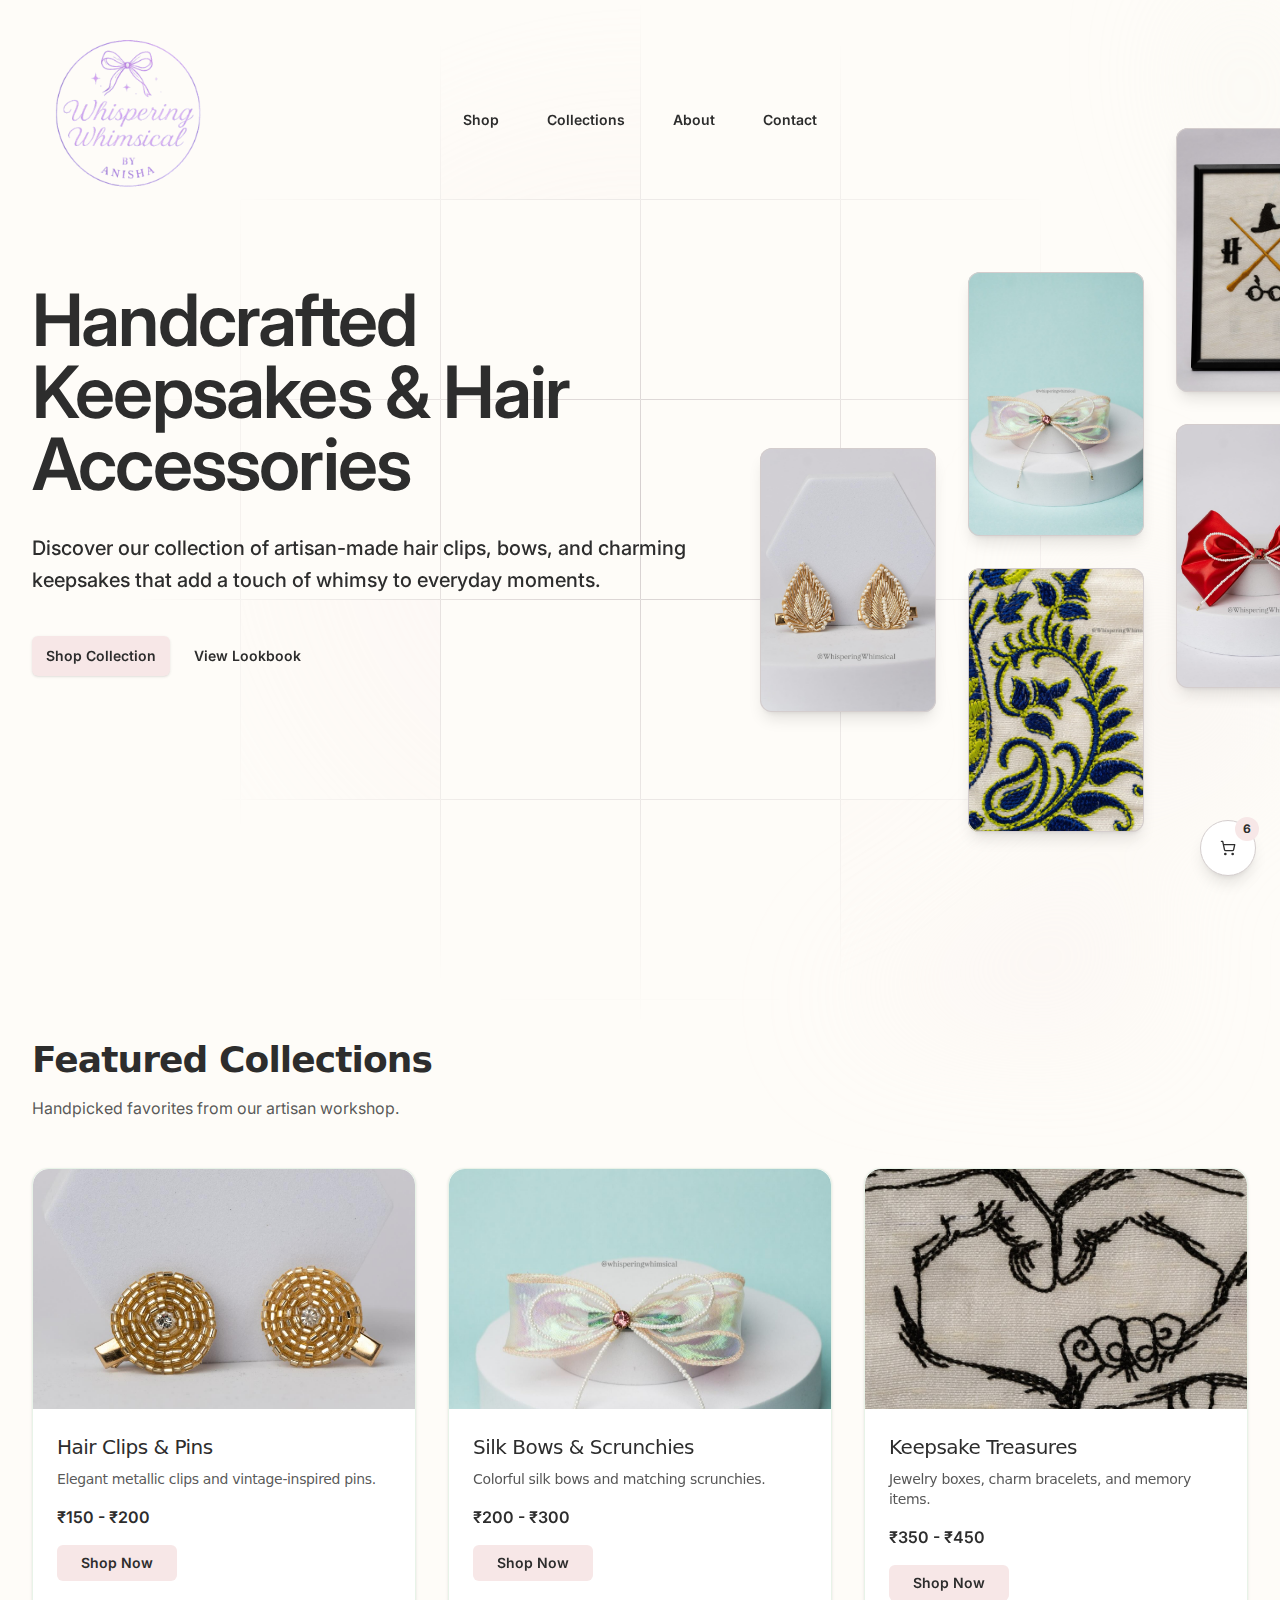
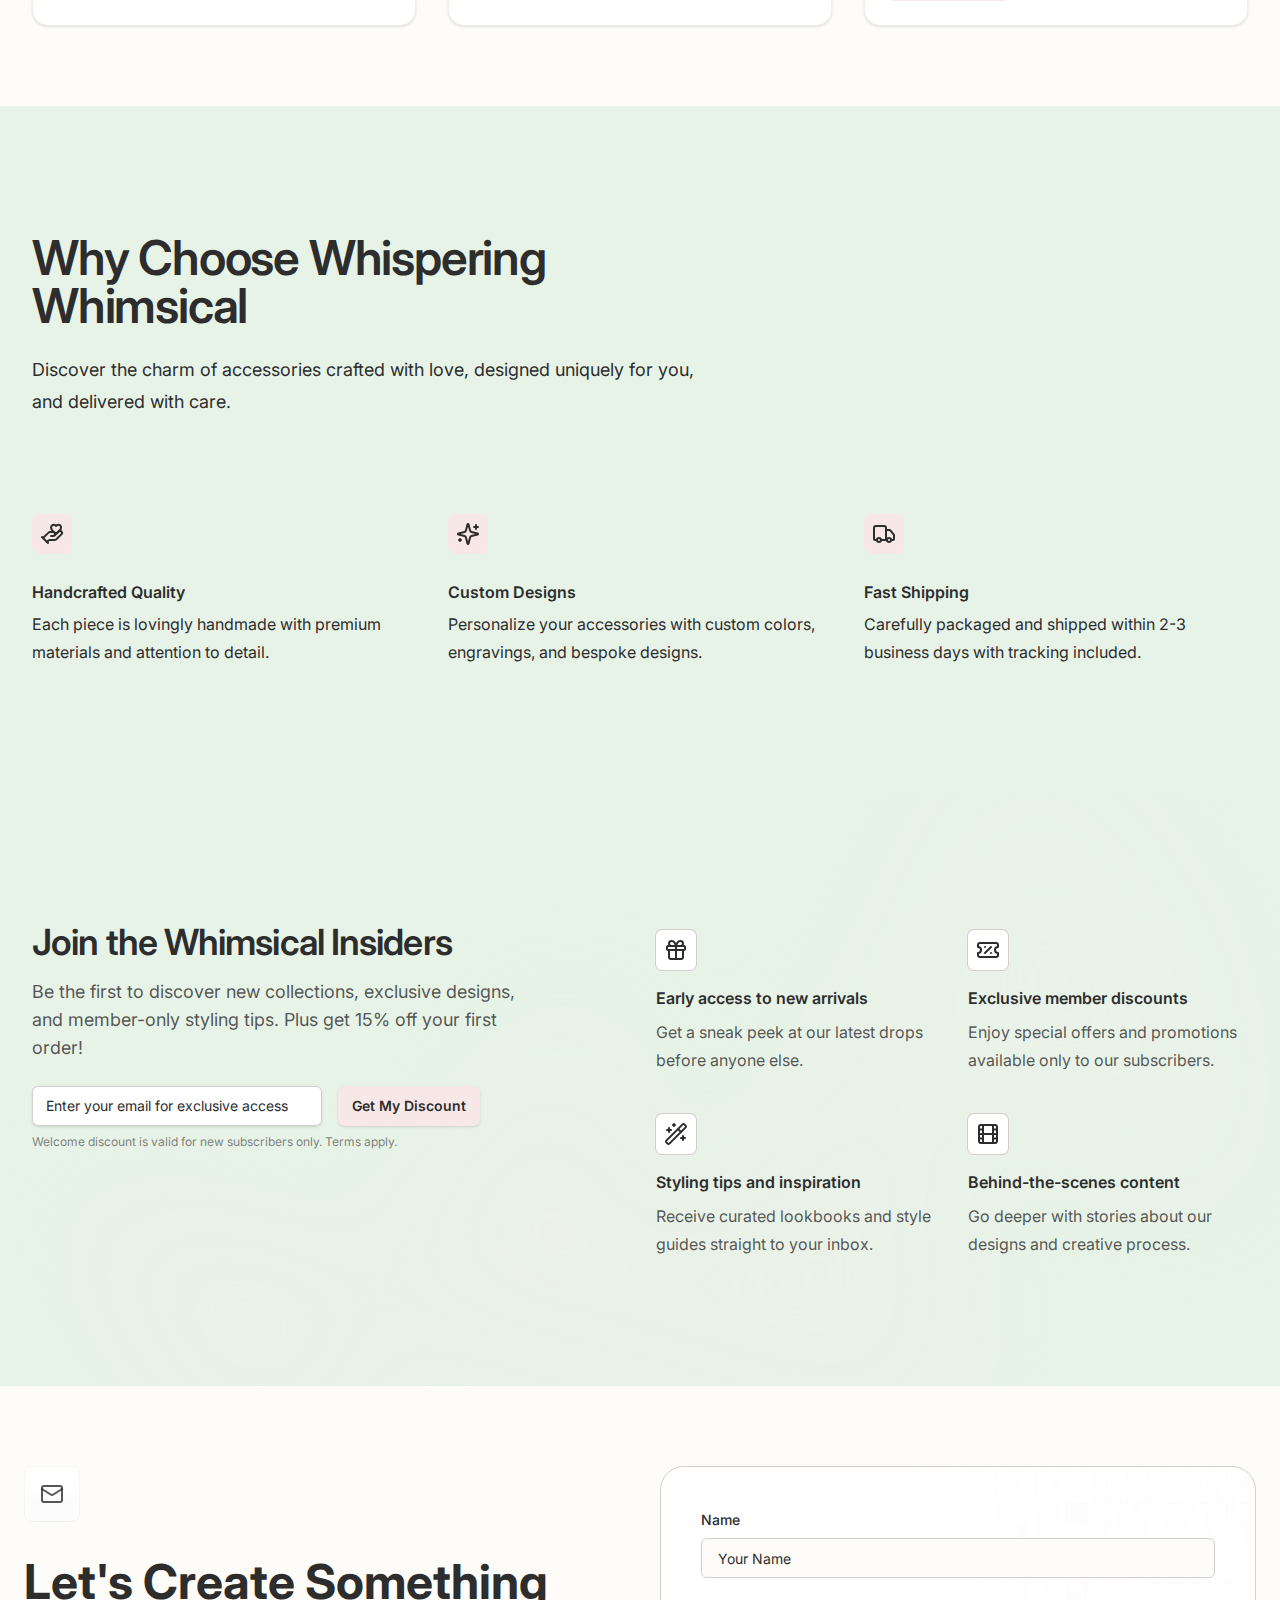
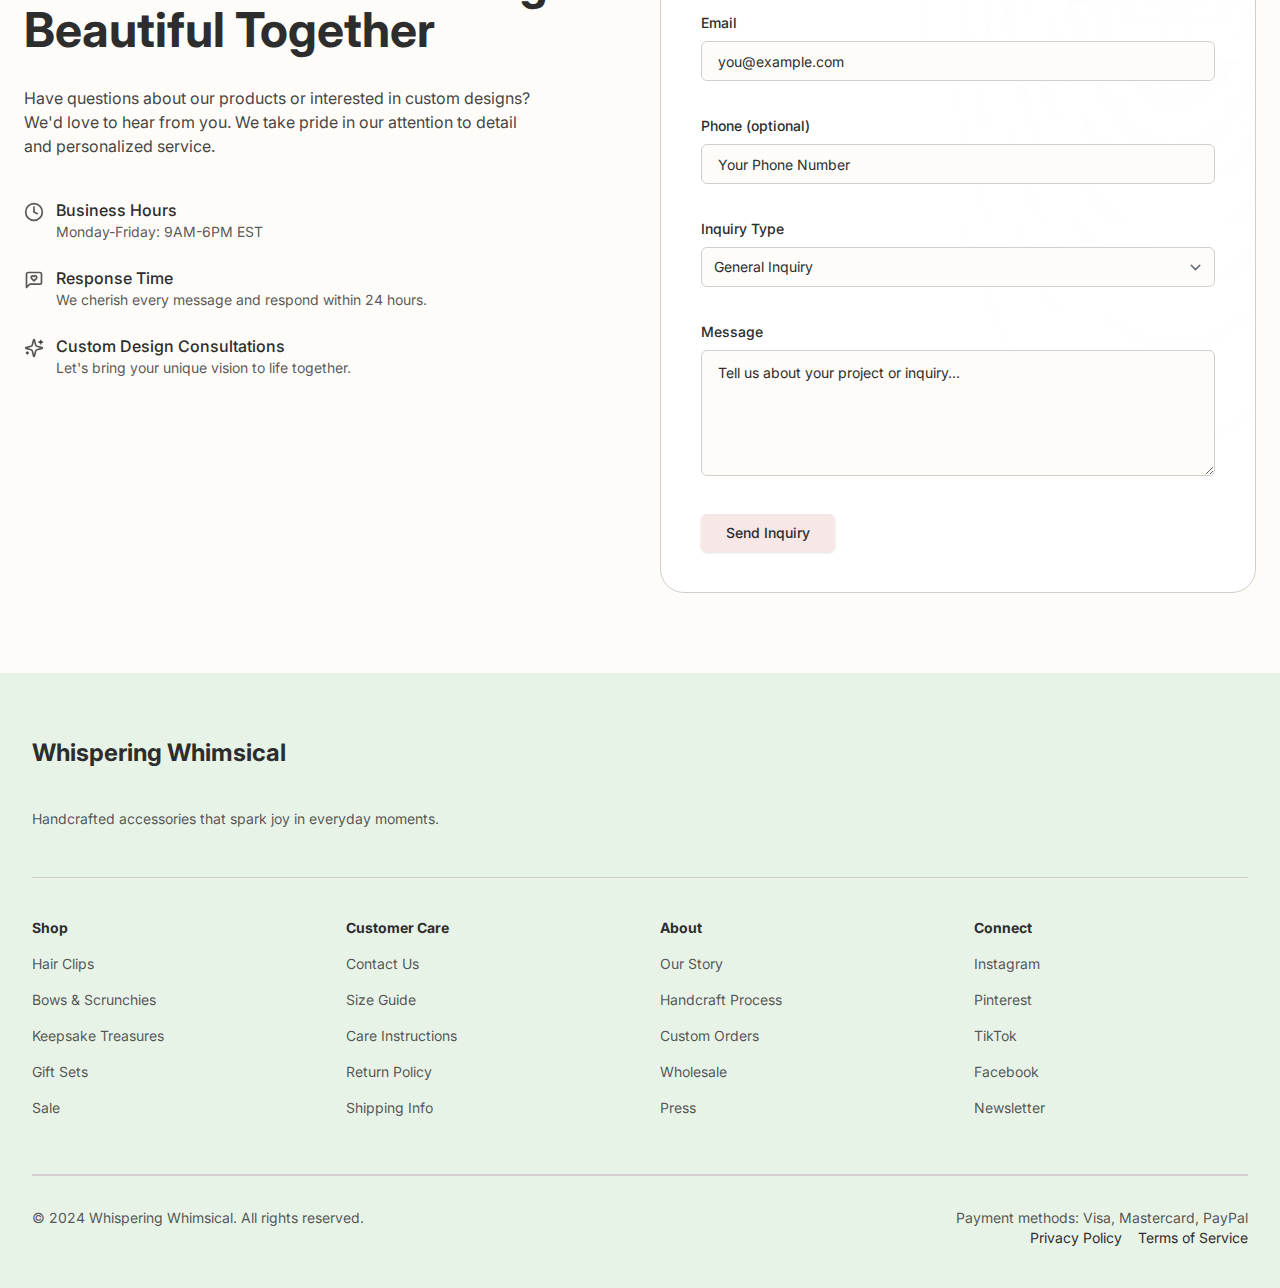
<file: index.html>
<!DOCTYPE html><html lang="en"><head><meta charSet="utf-8"/><meta name="viewport" content="width=device-width, initial-scale=1"/><link rel="preload" as="image" href="Logos/Whispering_Whimsical-logo (2).png"/><link rel="preload" as="image" href="/hairCLips/3661091468095237944.jpg"/><link rel="preload" as="image" href="/bows/3659152853421114346.jpg"/><link rel="preload" as="image" href="/KeepSakes/aweosmeEmbroidery.jpg"/><link rel="preload" as="image" href="KeepSakes/harrypotterframe.jpg"/><link rel="preload" as="image" href="/bows/redbow.jpg"/><link rel="stylesheet" href="/_next/static/css/5af4f8fffeaf72d9.css" data-precedence="next"/><link rel="preload" as="script" fetchPriority="low" href="/_next/static/chunks/webpack-17511e0cf03c1dd1.js"/><script src="/_next/static/chunks/4bd1b696-cf1b93004e6a0840.js" async=""></script><script src="/_next/static/chunks/684-47a9db7dc8e463ee.js" async=""></script><script src="/_next/static/chunks/main-app-955ec4f9797086c8.js" async=""></script><script src="/_next/static/chunks/972-9d8a92caf2db1d80.js" async=""></script><script src="/_next/static/chunks/app/page-39d5d5f29d4d3559.js" async=""></script><script src="/_next/static/chunks/app/global-error-8a70a28674e8540a.js" async=""></script><title>Whispering Whimsical</title><meta name="description" content="By mystic Anisha"/><link rel="manifest" href="/logos-optimized/manifest.json"/><meta name="mobile-web-app-capable" content="yes"/><meta name="apple-mobile-web-app-status-bar-style" content="default"/><link rel="icon" href="/favicon.ico" type="image/x-icon" sizes="16x16"/><link rel="icon" href="/logos-optimized/favicon.ico"/><link rel="apple-touch-icon" href="/logos-optimized/apple-icon-57x57.png" sizes="57x57"/><link rel="apple-touch-icon" href="/logos-optimized/apple-icon-60x60.png" sizes="60x60"/><link rel="apple-touch-icon" href="/logos-optimized/apple-icon-72x72.png" sizes="72x72"/><link rel="apple-touch-icon" href="/logos-optimized/apple-icon-76x76.png" sizes="76x76"/><link rel="apple-touch-icon" href="/logos-optimized/apple-icon-114x114.png" sizes="114x114"/><link rel="apple-touch-icon" href="/logos-optimized/apple-icon-120x120.png" sizes="120x120"/><link rel="apple-touch-icon" href="/logos-optimized/apple-icon-144x144.png" sizes="144x144"/><link rel="apple-touch-icon" href="/logos-optimized/apple-icon-152x152.png" sizes="152x152"/><link rel="apple-touch-icon" href="/logos-optimized/apple-icon-180x180.png" sizes="180x180"/><link rel="icon" href="/logos-optimized/android-icon-192x192.png" sizes="192x192" type="image/png"/><link rel="icon" href="/logos-optimized/favicon-32x32.png" sizes="32x32" type="image/png"/><link rel="icon" href="/logos-optimized/favicon-96x96.png" sizes="96x96" type="image/png"/><link rel="icon" href="/logos-optimized/favicon-16x16.png" sizes="16x16" type="image/png"/><script>document.querySelectorAll('body link[rel="icon"], body link[rel="apple-touch-icon"]').forEach(el => document.head.appendChild(el))</script><script src="/_next/static/chunks/polyfills-42372ed130431b0a.js" noModule=""></script></head><body class="antialiased"><div hidden=""><!--$--><!--/$--></div><button data-slot="button" class="inline-flex items-center justify-center gap-2 whitespace-nowrap text-sm font-medium disabled:pointer-events-none disabled:opacity-50 [&amp;_svg]:pointer-events-none [&amp;_svg:not([class*=&#x27;size-&#x27;])]:size-4 shrink-0 [&amp;_svg]:shrink-0 outline-none focus-visible:border-ring focus-visible:ring-ring/50 focus-visible:ring-[3px] aria-invalid:ring-destructive/20 dark:aria-invalid:ring-destructive/40 aria-invalid:border-destructive border hover:bg-accent hover:text-accent-foreground dark:bg-input/30 dark:border-input dark:hover:bg-input/50 size-9 fixed bottom-6 right-6 z-50 rounded-full h-14 w-14 bg-card shadow-lg hover:scale-105 active:scale-95 transition-transform duration-200 ease-in-out" aria-label="Open shopping cart with 6 items"><svg xmlns="http://www.w3.org/2000/svg" width="24" height="24" viewBox="0 0 24 24" fill="none" stroke="currentColor" stroke-width="2" stroke-linecap="round" stroke-linejoin="round" class="lucide lucide-shopping-cart h-6 w-6 text-foreground" aria-hidden="true"><circle cx="8" cy="21" r="1"></circle><circle cx="19" cy="21" r="1"></circle><path d="M2.05 2.05h2l2.66 12.42a2 2 0 0 0 2 1.58h9.78a2 2 0 0 0 1.95-1.57l1.65-7.43H5.12"></path></svg><span class="absolute -top-1 -right-1 flex h-6 w-6 items-center justify-center rounded-full bg-primary text-xs font-bold text-primary-foreground tracking-tighter">6</span></button><div class="bg-background"><header class="absolute inset-x-0 top-0 z-50"><nav aria-label="Global" class="mx-auto flex max-w-7xl items-center justify-between p-6 lg:px-8"><div class="flex lg:flex-1"><a href="#" class="-m-1.5 p-1.5 flex items-center"><span class="sr-only">Whispering Whimsical</span><img src="Logos/Whispering_Whimsical-logo (2).png" alt="Whispering Whimsical" class="h-48 w-auto stamp-animation"/></a></div><div class="flex lg:hidden gap-x-3"><button type="button" class="-m-2.5 inline-flex items-center justify-center rounded-md p-2.5 text-foreground"><span class="sr-only">Open main menu</span><svg xmlns="http://www.w3.org/2000/svg" width="24" height="24" viewBox="0 0 24 24" fill="none" stroke="currentColor" stroke-width="2" stroke-linecap="round" stroke-linejoin="round" class="lucide lucide-menu size-6" aria-hidden="true"><path d="M4 12h16"></path><path d="M4 18h16"></path><path d="M4 6h16"></path></svg></button></div><div class="hidden lg:flex lg:gap-x-12"><a href="#" class="text-sm/6 font-semibold text-foreground hover:no-underline">Shop</a><a href="#" class="text-sm/6 font-semibold text-foreground hover:no-underline">Collections</a><a href="#" class="text-sm/6 font-semibold text-foreground hover:no-underline">About</a><a href="#" class="text-sm/6 font-semibold text-foreground hover:no-underline">Contact</a></div><div class="hidden lg:flex lg:flex-1 lg:justify-end"></div></nav><span hidden="" style="position:fixed;top:1px;left:1px;width:1px;height:0;padding:0;margin:-1px;overflow:hidden;clip:rect(0, 0, 0, 0);white-space:nowrap;border-width:0;display:none"></span></header><main><div class="relative isolate"><svg aria-hidden="true" class="absolute inset-x-0 top-0 -z-10 h-256 w-full mask-[radial-gradient(32rem_32rem_at_center,white,transparent)] stroke-border"><defs><pattern x="50%" y="-1" id="1f932ae7-37de-4c0a-a8b0-a6e3b4d44b84" width="200" height="200" patternUnits="userSpaceOnUse"><path d="M.5 200V.5H200" fill="none"></path></pattern></defs><svg x="50%" y="-1" class="overflow-visible fill-primary/30"><path d="M-200 0h201v201h-201Z M600 0h201v201h-201Z M-400 600h201v201h-201Z M200 800h201v201h-201Z" stroke-width="0"></path></svg><rect fill="url(#1f932ae7-37de-4c0a-a8b0-a6e3b4d44b84)" width="100%" height="100%" stroke-width="0"></rect></svg><div aria-hidden="true" class="absolute top-0 right-0 left-1/2 -z-10 -ml-24 transform-gpu overflow-hidden blur-3xl lg:ml-24 xl:ml-48"><div style="clip-path:polygon(63.1% 29.5%, 100% 17.1%, 76.6% 3%, 48.4% 0%, 44.6% 4.7%, 54.5% 25.3%, 59.8% 49%, 55.2% 57.8%, 44.4% 57.2%, 27.8% 47.9%, 35.1% 81.5%, 0% 97.7%, 39.2% 100%, 35.2% 81.4%, 97.2% 52.8%, 63.1% 29.5%)" class="aspect-801/1036 w-200.25 bg-gradient-to-tr from-primary to-secondary opacity-30"></div></div><div class="overflow-hidden"><div class="mx-auto max-w-7xl px-6 pt-36 pb-32 sm:pt-60 lg:px-8 lg:pt-32"><div class="mx-auto max-w-2xl gap-x-14 lg:mx-0 lg:flex lg:max-w-none lg:items-center"><div class="relative w-full lg:max-w-xl lg:shrink-0 xl:max-w-2xl"><h1 class="text-5xl font-semibold tracking-tight text-pretty text-foreground sm:text-7xl">Handcrafted Keepsakes &amp; Hair Accessories</h1><p class="mt-8 text-lg font-medium text-pretty text-muted-foreground sm:max-w-md sm:text-xl/8 lg:max-w-none">Discover our collection of artisan-made hair clips, bows, and charming keepsakes that add a touch of whimsy to everyday moments.</p><div class="mt-10 flex items-center gap-x-6"><a href="#" class="rounded-md bg-primary px-3.5 py-2.5 text-sm font-semibold text-primary-foreground shadow-sm hover:bg-primary/80 focus-visible:outline-2 focus-visible:outline-offset-2 focus-visible:outline-primary">Shop Collection</a><a href="#" class="text-sm/6 font-semibold text-foreground hover:no-underline">View Lookbook</a></div></div><div class="mt-14 flex justify-end gap-8 sm:-mt-44 sm:justify-start sm:pl-20 lg:mt-0 lg:pl-0"><div class="ml-auto w-44 flex-none space-y-8 pt-32 sm:ml-0 sm:pt-80 lg:order-last lg:pt-36 xl:order-0 xl:pt-80"><div class="relative"><img alt="Elegant hair clips arranged on a display stand" src="/hairCLips/3661091468095237944.jpg" class="aspect-2/3 w-full rounded-xl bg-muted object-cover shadow-lg"/><div class="pointer-events-none absolute inset-0 rounded-xl ring-1 ring-border ring-inset"></div></div></div><div class="mr-auto w-44 flex-none space-y-8 sm:mr-0 sm:pt-52 lg:pt-36"><div class="relative"><img alt="A variety of colorful hair bows" src="/bows/3659152853421114346.jpg" class="aspect-2/3 w-full rounded-xl bg-muted object-cover shadow-lg"/><div class="pointer-events-none absolute inset-0 rounded-xl ring-1 ring-border ring-inset"></div></div><div class="relative"><img alt="Awesome Embroidery" src="/KeepSakes/aweosmeEmbroidery.jpg" class="aspect-2/3 w-full rounded-xl bg-muted object-cover shadow-lg"/><div class="pointer-events-none absolute inset-0 rounded-xl ring-1 ring-border ring-inset"></div></div></div><div class="w-44 flex-none space-y-8 pt-32 sm:pt-0"><div class="relative"><img alt="Harry Pottere Frame" src="KeepSakes/harrypotterframe.jpg" class="aspect-2/3 w-full rounded-xl bg-muted object-cover shadow-lg"/><div class="pointer-events-none absolute inset-0 rounded-xl ring-1 ring-border ring-inset"></div></div><div class="relative"><img alt="A woman wearing a boutique hair accessory" src="/bows/redbow.jpg" class="aspect-2/3 w-full rounded-xl bg-muted object-cover shadow-lg"/><div class="pointer-events-none absolute inset-0 rounded-xl ring-1 ring-border ring-inset"></div></div></div></div></div></div></div></div></main></div><main><div class="bg-background mx-auto my-20 w-full max-w-7xl px-4 md:px-8"><h2 class="text-foreground font-sans text-3xl font-bold tracking-tight md:text-4xl">Featured Collections</h2><p class="mt-4 max-w-lg text-base text-foreground/80">Handpicked favorites from our artisan workshop.</p><div class="mt-12 grid grid-cols-1 gap-8 md:grid-cols-2 lg:grid-cols-3"><div class="group isolate flex flex-col overflow-hidden rounded-2xl border border-secondary bg-card shadow-sm"><div class="overflow-hidden"><img alt="Hair Clips &amp; Pins" loading="lazy" width="400" height="400" decoding="async" data-nimg="1" class="h-60 w-full rounded-t-2xl object-cover" style="color:transparent" src="/hairCLips/3661307236145546212.jpg"/></div><div class="p-6"><h3 class="font-sans text-xl font-medium tracking-tight text-card-foreground">Hair Clips &amp; Pins</h3><p class="text-card-foreground/80 mt-2 max-w-xs font-sans text-sm font-normal tracking-tight">Elegant metallic clips and vintage-inspired pins.</p><p class="text-foreground mt-4 font-semibold">₹150 - ₹200</p><button class="text-primary-foreground mt-4 rounded-md bg-primary px-6 py-2 text-sm font-semibold transition-colors hover:bg-primary/90">Shop Now</button></div></div><div class="group isolate flex flex-col overflow-hidden rounded-2xl border border-secondary bg-card shadow-sm"><div class="overflow-hidden"><img alt="Silk Bows &amp; Scrunchies" loading="lazy" width="400" height="400" decoding="async" data-nimg="1" class="h-60 w-full rounded-t-2xl object-cover" style="color:transparent" src="/bows/3659152853421114346.jpg"/></div><div class="p-6"><h3 class="font-sans text-xl font-medium tracking-tight text-card-foreground">Silk Bows &amp; Scrunchies</h3><p class="text-card-foreground/80 mt-2 max-w-xs font-sans text-sm font-normal tracking-tight">Colorful silk bows and matching scrunchies.</p><p class="text-foreground mt-4 font-semibold">₹200 - ₹300</p><button class="text-primary-foreground mt-4 rounded-md bg-primary px-6 py-2 text-sm font-semibold transition-colors hover:bg-primary/90">Shop Now</button></div></div><div class="group isolate flex flex-col overflow-hidden rounded-2xl border border-secondary bg-card shadow-sm"><div class="overflow-hidden"><img alt="Keepsake Treasures" loading="lazy" width="400" height="400" decoding="async" data-nimg="1" class="h-60 w-full rounded-t-2xl object-cover" style="color:transparent" src="/KeepSakes/keep_sake_frame2.jpg"/></div><div class="p-6"><h3 class="font-sans text-xl font-medium tracking-tight text-card-foreground">Keepsake Treasures</h3><p class="text-card-foreground/80 mt-2 max-w-xs font-sans text-sm font-normal tracking-tight">Jewelry boxes, charm bracelets, and memory items.</p><p class="text-foreground mt-4 font-semibold">₹350 - ₹450</p><button class="text-primary-foreground mt-4 rounded-md bg-primary px-6 py-2 text-sm font-semibold transition-colors hover:bg-primary/90">Shop Now</button></div></div></div></div><div class="bg-secondary py-24 sm:py-32"><div class="mx-auto max-w-7xl px-6 lg:px-8"><div class="mx-auto max-w-2xl lg:mx-0"><h2 class="text-4xl font-semibold tracking-tight text-pretty text-foreground sm:text-5xl">Why Choose Whispering Whimsical</h2><p class="mt-6 text-lg/8 text-muted-foreground">Discover the charm of accessories crafted with love, designed uniquely for you, and delivered with care.</p></div><div class="mx-auto mt-16 max-w-2xl sm:mt-20 lg:mt-24 lg:max-w-none"><dl class="grid max-w-xl grid-cols-1 gap-x-8 gap-y-16 lg:max-w-none lg:grid-cols-3"><div class="flex flex-col"><dt class="text-base/7 font-semibold text-foreground"><div class="mb-6 flex size-10 items-center justify-center rounded-lg bg-primary"><svg xmlns="http://www.w3.org/2000/svg" width="24" height="24" viewBox="0 0 24 24" fill="none" stroke="currentColor" stroke-width="2" stroke-linecap="round" stroke-linejoin="round" class="lucide lucide-hand-heart size-6 text-primary-foreground" aria-hidden="true"><path d="M11 14h2a2 2 0 1 0 0-4h-3c-.6 0-1.1.2-1.4.6L3 16"></path><path d="m7 20 1.6-1.4c.3-.4.8-.6 1.4-.6h4c1.1 0 2.1-.4 2.8-1.2l4.6-4.4a2 2 0 0 0-2.75-2.91l-4.2 3.9"></path><path d="m2 15 6 6"></path><path d="M19.5 8.5c.7-.7 1.5-1.6 1.5-2.7A2.73 2.73 0 0 0 16 4a2.78 2.78 0 0 0-5 1.8c0 1.2.8 2 1.5 2.8L16 12Z"></path></svg></div>Handcrafted Quality</dt><dd class="mt-1 flex flex-auto flex-col text-base/7 text-muted-foreground"><p class="flex-auto">Each piece is lovingly handmade with premium materials and attention to detail.</p></dd></div><div class="flex flex-col"><dt class="text-base/7 font-semibold text-foreground"><div class="mb-6 flex size-10 items-center justify-center rounded-lg bg-primary"><svg xmlns="http://www.w3.org/2000/svg" width="24" height="24" viewBox="0 0 24 24" fill="none" stroke="currentColor" stroke-width="2" stroke-linecap="round" stroke-linejoin="round" class="lucide lucide-sparkles size-6 text-primary-foreground" aria-hidden="true"><path d="M9.937 15.5A2 2 0 0 0 8.5 14.063l-6.135-1.582a.5.5 0 0 1 0-.962L8.5 9.936A2 2 0 0 0 9.937 8.5l1.582-6.135a.5.5 0 0 1 .963 0L14.063 8.5A2 2 0 0 0 15.5 9.937l6.135 1.581a.5.5 0 0 1 0 .964L15.5 14.063a2 2 0 0 0-1.437 1.437l-1.582 6.135a.5.5 0 0 1-.963 0z"></path><path d="M20 3v4"></path><path d="M22 5h-4"></path><path d="M4 17v2"></path><path d="M5 18H3"></path></svg></div>Custom Designs</dt><dd class="mt-1 flex flex-auto flex-col text-base/7 text-muted-foreground"><p class="flex-auto">Personalize your accessories with custom colors, engravings, and bespoke designs.</p></dd></div><div class="flex flex-col"><dt class="text-base/7 font-semibold text-foreground"><div class="mb-6 flex size-10 items-center justify-center rounded-lg bg-primary"><svg xmlns="http://www.w3.org/2000/svg" width="24" height="24" viewBox="0 0 24 24" fill="none" stroke="currentColor" stroke-width="2" stroke-linecap="round" stroke-linejoin="round" class="lucide lucide-truck size-6 text-primary-foreground" aria-hidden="true"><path d="M14 18V6a2 2 0 0 0-2-2H4a2 2 0 0 0-2 2v11a1 1 0 0 0 1 1h2"></path><path d="M15 18H9"></path><path d="M19 18h2a1 1 0 0 0 1-1v-3.65a1 1 0 0 0-.22-.624l-3.48-4.35A1 1 0 0 0 17.52 8H14"></path><circle cx="17" cy="18" r="2"></circle><circle cx="7" cy="18" r="2"></circle></svg></div>Fast Shipping</dt><dd class="mt-1 flex flex-auto flex-col text-base/7 text-muted-foreground"><p class="flex-auto">Carefully packaged and shipped within 2-3 business days with tracking included.</p></dd></div></dl></div></div></div><div class="relative isolate overflow-hidden bg-secondary py-16 sm:py-24 lg:py-32"><div class="mx-auto max-w-7xl px-6 lg:px-8"><div class="mx-auto grid max-w-2xl grid-cols-1 gap-x-8 gap-y-16 lg:max-w-none lg:grid-cols-2"><div class="max-w-xl lg:max-w-lg"><h2 class="text-4xl font-semibold tracking-tight text-foreground">Join the Whimsical Insiders</h2><p class="mt-4 text-lg text-foreground/80">Be the first to discover new collections, exclusive designs, and member-only styling tips. Plus get 15% off your first order!</p><div class="mt-6 flex max-w-md gap-x-4"><label for="email-address" class="sr-only">Email address</label><input id="email-address" type="email" required="" placeholder="Enter your email for exclusive access" autoComplete="email" class="min-w-0 flex-auto rounded-md border-border bg-card px-3.5 py-2 text-foreground shadow-sm ring-1 ring-inset ring-border placeholder:text-muted-foreground focus:ring-2 focus:ring-inset focus:ring-primary sm:text-sm/6" name="email"/><button type="submit" class="flex-none rounded-md bg-primary px-3.5 py-2.5 text-sm font-semibold text-primary-foreground shadow-sm hover:bg-primary/90 focus-visible:outline focus-visible:outline-2 focus-visible:outline-offset-2 focus-visible:outline-primary">Get My Discount</button></div><p class="mt-2 text-xs text-foreground/60">Welcome discount is valid for new subscribers only. Terms apply.</p></div><dl class="grid grid-cols-1 gap-x-8 gap-y-10 sm:grid-cols-2 lg:pt-2"><div class="flex flex-col items-start"><div class="rounded-md bg-card p-2 ring-1 ring-border"><svg xmlns="http://www.w3.org/2000/svg" width="24" height="24" viewBox="0 0 24 24" fill="none" stroke="currentColor" stroke-width="2" stroke-linecap="round" stroke-linejoin="round" class="lucide lucide-gift size-6 text-foreground" aria-hidden="true"><rect x="3" y="8" width="18" height="4" rx="1"></rect><path d="M12 8v13"></path><path d="M19 12v7a2 2 0 0 1-2 2H7a2 2 0 0 1-2-2v-7"></path><path d="M7.5 8a2.5 2.5 0 0 1 0-5A4.8 8 0 0 1 12 8a4.8 8 0 0 1 4.5-5 2.5 2.5 0 0 1 0 5"></path></svg></div><dt class="mt-4 text-base font-semibold text-foreground">Early access to new arrivals</dt><dd class="mt-2 text-base/7 text-foreground/80">Get a sneak peek at our latest drops before anyone else.</dd></div><div class="flex flex-col items-start"><div class="rounded-md bg-card p-2 ring-1 ring-border"><svg xmlns="http://www.w3.org/2000/svg" width="24" height="24" viewBox="0 0 24 24" fill="none" stroke="currentColor" stroke-width="2" stroke-linecap="round" stroke-linejoin="round" class="lucide lucide-ticket-percent size-6 text-foreground" aria-hidden="true"><path d="M2 9a3 3 0 1 1 0 6v2a2 2 0 0 0 2 2h16a2 2 0 0 0 2-2v-2a3 3 0 1 1 0-6V7a2 2 0 0 0-2-2H4a2 2 0 0 0-2 2Z"></path><path d="M9 9h.01"></path><path d="m15 9-6 6"></path><path d="M15 15h.01"></path></svg></div><dt class="mt-4 text-base font-semibold text-foreground">Exclusive member discounts</dt><dd class="mt-2 text-base/7 text-foreground/80">Enjoy special offers and promotions available only to our subscribers.</dd></div><div class="flex flex-col items-start"><div class="rounded-md bg-card p-2 ring-1 ring-border"><svg xmlns="http://www.w3.org/2000/svg" width="24" height="24" viewBox="0 0 24 24" fill="none" stroke="currentColor" stroke-width="2" stroke-linecap="round" stroke-linejoin="round" class="lucide lucide-wand-sparkles size-6 text-foreground" aria-hidden="true"><path d="m21.64 3.64-1.28-1.28a1.21 1.21 0 0 0-1.72 0L2.36 18.64a1.21 1.21 0 0 0 0 1.72l1.28 1.28a1.2 1.2 0 0 0 1.72 0L21.64 5.36a1.2 1.2 0 0 0 0-1.72"></path><path d="m14 7 3 3"></path><path d="M5 6v4"></path><path d="M19 14v4"></path><path d="M10 2v2"></path><path d="M7 8H3"></path><path d="M21 16h-4"></path><path d="M11 3H9"></path></svg></div><dt class="mt-4 text-base font-semibold text-foreground">Styling tips and inspiration</dt><dd class="mt-2 text-base/7 text-foreground/80">Receive curated lookbooks and style guides straight to your inbox.</dd></div><div class="flex flex-col items-start"><div class="rounded-md bg-card p-2 ring-1 ring-border"><svg xmlns="http://www.w3.org/2000/svg" width="24" height="24" viewBox="0 0 24 24" fill="none" stroke="currentColor" stroke-width="2" stroke-linecap="round" stroke-linejoin="round" class="lucide lucide-film size-6 text-foreground" aria-hidden="true"><rect width="18" height="18" x="3" y="3" rx="2"></rect><path d="M7 3v18"></path><path d="M3 7.5h4"></path><path d="M3 12h18"></path><path d="M3 16.5h4"></path><path d="M17 3v18"></path><path d="M17 7.5h4"></path><path d="M17 16.5h4"></path></svg></div><dt class="mt-4 text-base font-semibold text-foreground">Behind-the-scenes content</dt><dd class="mt-2 text-base/7 text-foreground/80">Go deeper with stories about our designs and creative process.</dd></div></dl></div></div><div aria-hidden="true" class="absolute top-0 left-1/2 -z-10 -translate-x-1/2 blur-3xl xl:-top-6"><div style="clip-path:polygon(74.1% 44.1%, 100% 61.6%, 97.5% 26.9%, 85.5% 0.1%, 80.7% 2%, 72.5% 32.5%, 60.2% 62.4%, 52.4% 68.1%, 47.5% 58.3%, 45.2% 34.5%, 27.5% 76.7%, 0.1% 64.9%, 17.9% 100%, 27.6% 76.8%, 76.1% 97.7%, 74.1% 44.1%)" class="aspect-[1155/678] w-[72.1875rem] bg-gradient-to-tr from-primary to-secondary opacity-30"></div></div></div><div class="mx-auto grid w-full max-w-7xl grid-cols-1 gap-10 bg-background px-4 py-10 text-foreground md:px-6 md:py-20 lg:grid-cols-2"><div class="relative flex flex-col items-center overflow-hidden lg:items-start"><div class="flex items-start justify-start"><div class="relative h-14 w-14 rounded-lg bg-secondary/50 p-px flex items-center justify-center overflow-hidden"><div class="relative z-20 h-full w-full rounded-[7px] bg-card flex items-center justify-center overflow-hidden"><svg xmlns="http://www.w3.org/2000/svg" width="24" height="24" viewBox="0 0 24 24" fill="none" stroke="currentColor" stroke-width="2" stroke-linecap="round" stroke-linejoin="round" class="lucide lucide-mail h-6 w-6 text-foreground/80" aria-hidden="true"><path d="m22 7-8.991 5.727a2 2 0 0 1-2.009 0L2 7"></path><rect x="2" y="4" width="20" height="16" rx="2"></rect></svg></div><div class="absolute inset-x-0 bottom-0 z-30 mx-auto h-4 w-full rounded-full bg-foreground/10 opacity-50 blur-lg"></div><div class="absolute inset-x-0 bottom-0 mx-auto h-px w-[60%] bg-gradient-to-r from-transparent via-accent to-transparent"></div></div></div><h2 class="mt-9 text-left text-3xl font-bold md:text-4xl lg:text-5xl">Let&#x27;s Create Something Beautiful Together</h2><p class="mt-8 max-w-lg text-center text-base text-foreground/90 md:text-left">Have questions about our products or interested in custom designs? We&#x27;d love to hear from you. We take pride in our attention to detail and personalized service.</p><div class="mt-10 flex flex-col gap-6"><div class="flex items-start gap-3"><svg xmlns="http://www.w3.org/2000/svg" width="24" height="24" viewBox="0 0 24 24" fill="none" stroke="currentColor" stroke-width="2" stroke-linecap="round" stroke-linejoin="round" class="lucide lucide-clock mt-1 h-5 w-5 flex-shrink-0 text-secondary-foreground/80" aria-hidden="true"><path d="M12 6v6l4 2"></path><circle cx="12" cy="12" r="10"></circle></svg><div><h3 class="font-medium text-foreground">Business Hours</h3><p class="text-sm text-foreground/80">Monday-Friday: 9AM-6PM EST</p></div></div><div class="flex items-start gap-3"><svg xmlns="http://www.w3.org/2000/svg" width="24" height="24" viewBox="0 0 24 24" fill="none" stroke="currentColor" stroke-width="2" stroke-linecap="round" stroke-linejoin="round" class="lucide lucide-message-square-heart mt-1 h-5 w-5 flex-shrink-0 text-secondary-foreground/80" aria-hidden="true"><path d="M21 15a2 2 0 0 1-2 2H7l-4 4V5a2 2 0 0 1 2-2h14a2 2 0 0 1 2 2z"></path><path d="M14.8 7.5a1.84 1.84 0 0 0-2.6 0l-.2.3-.3-.3a1.84 1.84 0 1 0-2.4 2.8L12 13l2.7-2.7c.9-.9.8-2.1.1-2.8"></path></svg><div><h3 class="font-medium text-foreground">Response Time</h3><p class="text-sm text-foreground/80">We cherish every message and respond within 24 hours.</p></div></div><div class="flex items-start gap-3"><svg xmlns="http://www.w3.org/2000/svg" width="24" height="24" viewBox="0 0 24 24" fill="none" stroke="currentColor" stroke-width="2" stroke-linecap="round" stroke-linejoin="round" class="lucide lucide-sparkles mt-1 h-5 w-5 flex-shrink-0 text-secondary-foreground/80" aria-hidden="true"><path d="M9.937 15.5A2 2 0 0 0 8.5 14.063l-6.135-1.582a.5.5 0 0 1 0-.962L8.5 9.936A2 2 0 0 0 9.937 8.5l1.582-6.135a.5.5 0 0 1 .963 0L14.063 8.5A2 2 0 0 0 15.5 9.937l6.135 1.581a.5.5 0 0 1 0 .964L15.5 14.063a2 2 0 0 0-1.437 1.437l-1.582 6.135a.5.5 0 0 1-.963 0z"></path><path d="M20 3v4"></path><path d="M22 5h-4"></path><path d="M4 17v2"></path><path d="M5 18H3"></path></svg><div><h3 class="font-medium text-foreground">Custom Design Consultations</h3><p class="text-sm text-foreground/80">Let&#x27;s bring your unique vision to life together.</p></div></div></div><div class="div relative mt-20 flex h-0 w-full flex-shrink-0 items-center justify-center sm:-translate-x-0 lg:-translate-x-32 lg:h-auto"></div></div><div class="relative mx-auto flex w-full max-w-2xl flex-col items-start gap-4 overflow-hidden rounded-3xl border border-border bg-card p-4 sm:p-10"><div class="pointer-events-none absolute top-0 left-1/2 -mt-2 -ml-20 h-full w-full [mask-image:linear-gradient(white,transparent)]"><div class="absolute inset-0 bg-gradient-to-r from-secondary/30 to-secondary/30 opacity-20 [mask-image:radial-gradient(farthest-side_at_top,white,transparent)]"><svg aria-hidden="true" class="absolute inset-0 h-full w-full fill-foreground/5 stroke-foreground/5"><defs><pattern id="«Rd3fb»" width="20" height="20" patternUnits="userSpaceOnUse" x="-12" y="4"><path d="M.5 20V.5H20" fill="none"></path></pattern></defs><rect width="100%" height="100%" stroke-width="0" fill="url(#«Rd3fb»)"></rect><svg x="-12" y="4" class="overflow-visible"><rect stroke-width="0" width="21" height="21" x="160" y="100"></rect><rect stroke-width="0" width="21" height="21" x="200" y="40"></rect><rect stroke-width="0" width="21" height="21" x="140" y="60"></rect><rect stroke-width="0" width="21" height="21" x="200" y="120"></rect><rect stroke-width="0" width="21" height="21" x="200" y="100"></rect></svg></svg></div></div><div class="relative z-20 mb-4 w-full"><label class="mb-2 inline-block text-sm font-medium text-foreground" for="name">Name</label><input id="name" type="text" placeholder="Your Name" class="h-10 w-full rounded-md border border-input bg-background pl-4 text-sm text-foreground placeholder:text-muted-foreground focus:outline-none focus:ring-2 focus:ring-secondary"/></div><div class="relative z-20 mb-4 w-full"><label class="mb-2 inline-block text-sm font-medium text-foreground" for="email">Email</label><input id="email" type="email" placeholder="you@example.com" class="h-10 w-full rounded-md border border-input bg-background pl-4 text-sm text-foreground placeholder:text-muted-foreground focus:outline-none focus:ring-2 focus:ring-secondary"/></div><div class="relative z-20 mb-4 w-full"><label class="mb-2 inline-block text-sm font-medium text-foreground" for="phone">Phone (optional)</label><input id="phone" type="tel" placeholder="Your Phone Number" class="h-10 w-full rounded-md border border-input bg-background pl-4 text-sm text-foreground placeholder:text-muted-foreground focus:outline-none focus:ring-2 focus:ring-secondary"/></div><div class="relative z-20 mb-4 w-full"><label class="mb-2 inline-block text-sm font-medium text-foreground" for="order-type">Inquiry Type</label><select id="order-type" class="h-10 w-full appearance-none rounded-md border border-input bg-background bg-no-repeat pl-3 pr-8 text-sm text-foreground focus:outline-none focus:ring-2 focus:ring-secondary" style="background-image:url(&quot;data:image/svg+xml,%3csvg xmlns=&#x27;http://www.w3.org/2000/svg&#x27; fill=&#x27;none&#x27; viewBox=&#x27;0 0 20 20&#x27;%3e%3cpath stroke=&#x27;%236b7280&#x27; stroke-linecap=&#x27;round&#x27; stroke-linejoin=&#x27;round&#x27; stroke-width=&#x27;1.5&#x27; d=&#x27;M6 8l4 4 4-4&#x27;/%3e%3c/svg%3e&quot;);background-position:right 0.5rem center;background-size:1.5em 1.5em"><option>General Inquiry</option><option>Custom Design</option><option>Product Question</option><option>Wholesale</option></select></div><div class="relative z-20 mb-4 w-full"><label class="mb-2 inline-block text-sm font-medium text-foreground" for="message">Message</label><textarea id="message" rows="5" placeholder="Tell us about your project or inquiry..." class="w-full rounded-md border border-input bg-background py-3 pl-4 text-sm text-foreground placeholder:text-muted-foreground focus:outline-none focus:ring-2 focus:ring-secondary"></textarea></div><button class="relative z-10 flex items-center justify-center rounded-md border border-transparent bg-primary px-6 py-2 text-sm font-medium text-primary-foreground shadow-sm transition-colors hover:bg-primary/80 focus:outline-none focus:ring-2 focus:ring-primary focus:ring-offset-2">Send Inquiry</button></div></div></main><div class="bg-secondary text-foreground"><div class="mx-auto max-w-7xl px-4 py-10 md:px-8"><div class="border-b border-border pb-2"><div class="mb-10 max-w-xl"><a class="flex flex-shrink-0 items-center space-x-2 py-6 text-2xl font-bold text-foreground justify-start" href="/"><span>Whispering Whimsical</span></a><p class="mt-4 text-sm text-foreground/80">Handcrafted accessories that spark joy in everyday moments.</p></div></div><div class="grid grid-cols-2 gap-10 border-b border-border pb-10 pt-10 md:grid-cols-4"><ul class="text-base font-medium text-foreground"><li class="mb-4 text-sm font-bold text-foreground">Shop</li><li class="mb-4 text-sm font-normal"><a class="text-foreground/80 hover:text-foreground hover:underline" href="/#">Hair Clips</a></li><li class="mb-4 text-sm font-normal"><a class="text-foreground/80 hover:text-foreground hover:underline" href="/#">Bows &amp; Scrunchies</a></li><li class="mb-4 text-sm font-normal"><a class="text-foreground/80 hover:text-foreground hover:underline" href="/#">Keepsake Treasures</a></li><li class="mb-4 text-sm font-normal"><a class="text-foreground/80 hover:text-foreground hover:underline" href="/#">Gift Sets</a></li><li class="mb-4 text-sm font-normal"><a class="text-foreground/80 hover:text-foreground hover:underline" href="/#">Sale</a></li></ul><ul class="text-base font-medium text-foreground"><li class="mb-4 text-sm font-bold text-foreground">Customer Care</li><li class="mb-4 text-sm font-normal"><a class="text-foreground/80 hover:text-foreground hover:underline" href="/#">Contact Us</a></li><li class="mb-4 text-sm font-normal"><a class="text-foreground/80 hover:text-foreground hover:underline" href="/#">Size Guide</a></li><li class="mb-4 text-sm font-normal"><a class="text-foreground/80 hover:text-foreground hover:underline" href="/#">Care Instructions</a></li><li class="mb-4 text-sm font-normal"><a class="text-foreground/80 hover:text-foreground hover:underline" href="/#">Return Policy</a></li><li class="mb-4 text-sm font-normal"><a class="text-foreground/80 hover:text-foreground hover:underline" href="/#">Shipping Info</a></li></ul><ul class="text-base font-medium text-foreground"><li class="mb-4 text-sm font-bold text-foreground">About</li><li class="mb-4 text-sm font-normal"><a class="text-foreground/80 hover:text-foreground hover:underline" href="/#">Our Story</a></li><li class="mb-4 text-sm font-normal"><a class="text-foreground/80 hover:text-foreground hover:underline" href="/#">Handcraft Process</a></li><li class="mb-4 text-sm font-normal"><a class="text-foreground/80 hover:text-foreground hover:underline" href="/#">Custom Orders</a></li><li class="mb-4 text-sm font-normal"><a class="text-foreground/80 hover:text-foreground hover:underline" href="/#">Wholesale</a></li><li class="mb-4 text-sm font-normal"><a class="text-foreground/80 hover:text-foreground hover:underline" href="/#">Press</a></li></ul><ul class="text-base font-medium text-foreground"><li class="mb-4 text-sm font-bold text-foreground">Connect</li><li class="mb-4 text-sm font-normal"><a class="text-foreground/80 hover:text-foreground hover:underline" href="/#">Instagram</a></li><li class="mb-4 text-sm font-normal"><a class="text-foreground/80 hover:text-foreground hover:underline" href="/#">Pinterest</a></li><li class="mb-4 text-sm font-normal"><a class="text-foreground/80 hover:text-foreground hover:underline" href="/#">TikTok</a></li><li class="mb-4 text-sm font-normal"><a class="text-foreground/80 hover:text-foreground hover:underline" href="/#">Facebook</a></li><li class="mb-4 text-sm font-normal"><a class="text-foreground/80 hover:text-foreground hover:underline" href="/#">Newsletter</a></li></ul></div><div class="flex flex-col items-center justify-between gap-y-4 border-t border-border pt-8 md:flex-row"><p class="text-sm text-foreground/80">© 2024 Whispering Whimsical. All rights reserved.</p><div class="flex items-center gap-x-4 text-sm text-foreground/80"><p>Payment methods: Visa, Mastercard, PayPal</p></div></div><div class="mt-4 flex justify-center gap-x-4 text-sm text-foreground/80 md:mt-0 md:justify-end"><a class="hover:text-foreground hover:underline" href="/#">Privacy Policy</a><a class="hover:text-foreground hover:underline" href="/#">Terms of Service</a></div></div></div><!--$--><!--/$--><script src="/_next/static/chunks/webpack-17511e0cf03c1dd1.js" async=""></script><script>(self.__next_f=self.__next_f||[]).push([0])</script><script>self.__next_f.push([1,"1:\"$Sreact.fragment\"\n2:I[7555,[],\"\"]\n3:I[1295,[],\"\"]\n4:I[3893,[\"972\",\"static/chunks/972-9d8a92caf2db1d80.js\",\"974\",\"static/chunks/app/page-39d5d5f29d4d3559.js\"],\"default\"]\n5:I[8171,[\"972\",\"static/chunks/972-9d8a92caf2db1d80.js\",\"974\",\"static/chunks/app/page-39d5d5f29d4d3559.js\"],\"default\"]\n6:I[9359,[\"972\",\"static/chunks/972-9d8a92caf2db1d80.js\",\"974\",\"static/chunks/app/page-39d5d5f29d4d3559.js\"],\"ThreeColumnBentoGrid\"]\n7:I[8099,[\"972\",\"static/chunks/972-9d8a92caf2db1d80.js\",\"974\",\"static/chunks/app/page-39d5d5f29d4d3559.js\"],\"default\"]\n8:I[6597,[\"972\",\"static/chunks/972-9d8a92caf2db1d80.js\",\"974\",\"static/chunks/app/page-39d5d5f29d4d3559.js\"],\"default\"]\n9:I[6476,[\"972\",\"static/chunks/972-9d8a92caf2db1d80.js\",\"974\",\"static/chunks/app/page-39d5d5f29d4d3559.js\"],\"ContactFormGridWithDetails\"]\na:I[8997,[\"972\",\"static/chunks/972-9d8a92caf2db1d80.js\",\"974\",\"static/chunks/app/page-39d5d5f29d4d3559.js\"],\"FooterWithGrid\"]\nb:I[9665,[],\"OutletBoundary\"]\ne:I[4911,[],\"AsyncMetadataOutlet\"]\n10:I[9665,[],\"ViewportBoundary\"]\n12:I[9665,[],\"MetadataBoundary\"]\n14:I[4462,[\"219\",\"static/chunks/app/global-error-8a70a28674e8540a.js\"],\"default\"]\n:HL[\"/_next/static/css/5af4f8fffeaf72d9.css\",\"style\"]\n"])</script><script>self.__next_f.push([1,"0:{\"P\":null,\"b\":\"qQZJN9JIedL3wpPalFdQh\",\"p\":\"\",\"c\":[\"\",\"\"],\"i\":false,\"f\":[[[\"\",{\"children\":[\"__PAGE__\",{}]},\"$undefined\",\"$undefined\",true],[\"\",[\"$\",\"$1\",\"c\",{\"children\":[[[\"$\",\"link\",\"0\",{\"rel\":\"stylesheet\",\"href\":\"/_next/static/css/5af4f8fffeaf72d9.css\",\"precedence\":\"next\",\"crossOrigin\":\"$undefined\",\"nonce\":\"$undefined\"}]],[\"$\",\"html\",null,{\"lang\":\"en\",\"children\":[\"$\",\"body\",null,{\"className\":\"antialiased\",\"children\":[\"$\",\"$L2\",null,{\"parallelRouterKey\":\"children\",\"error\":\"$undefined\",\"errorStyles\":\"$undefined\",\"errorScripts\":\"$undefined\",\"template\":[\"$\",\"$L3\",null,{}],\"templateStyles\":\"$undefined\",\"templateScripts\":\"$undefined\",\"notFound\":[[[\"$\",\"title\",null,{\"children\":\"404: This page could not be found.\"}],[\"$\",\"div\",null,{\"style\":{\"fontFamily\":\"system-ui,\\\"Segoe UI\\\",Roboto,Helvetica,Arial,sans-serif,\\\"Apple Color Emoji\\\",\\\"Segoe UI Emoji\\\"\",\"height\":\"100vh\",\"textAlign\":\"center\",\"display\":\"flex\",\"flexDirection\":\"column\",\"alignItems\":\"center\",\"justifyContent\":\"center\"},\"children\":[\"$\",\"div\",null,{\"children\":[[\"$\",\"style\",null,{\"dangerouslySetInnerHTML\":{\"__html\":\"body{color:#000;background:#fff;margin:0}.next-error-h1{border-right:1px solid rgba(0,0,0,.3)}@media (prefers-color-scheme:dark){body{color:#fff;background:#000}.next-error-h1{border-right:1px solid rgba(255,255,255,.3)}}\"}}],[\"$\",\"h1\",null,{\"className\":\"next-error-h1\",\"style\":{\"display\":\"inline-block\",\"margin\":\"0 20px 0 0\",\"padding\":\"0 23px 0 0\",\"fontSize\":24,\"fontWeight\":500,\"verticalAlign\":\"top\",\"lineHeight\":\"49px\"},\"children\":404}],[\"$\",\"div\",null,{\"style\":{\"display\":\"inline-block\"},\"children\":[\"$\",\"h2\",null,{\"style\":{\"fontSize\":14,\"fontWeight\":400,\"lineHeight\":\"49px\",\"margin\":0},\"children\":\"This page could not be found.\"}]}]]}]}]],[]],\"forbidden\":\"$undefined\",\"unauthorized\":\"$undefined\"}]}]}]]}],{\"children\":[\"__PAGE__\",[\"$\",\"$1\",\"c\",{\"children\":[[[\"$\",\"$L4\",null,{}],[\"$\",\"$L5\",null,{}],[\"$\",\"main\",null,{\"children\":[[\"$\",\"$L6\",null,{}],[\"$\",\"$L7\",null,{}],[\"$\",\"$L8\",null,{}],[\"$\",\"$L9\",null,{}]]}],[\"$\",\"$La\",null,{}]],null,[\"$\",\"$Lb\",null,{\"children\":[\"$Lc\",\"$Ld\",[\"$\",\"$Le\",null,{\"promise\":\"$@f\"}]]}]]}],{},null,false]},null,false],[\"$\",\"$1\",\"h\",{\"children\":[null,[\"$\",\"$1\",\"VnElWVg8TxJ839NF2--5Pv\",{\"children\":[[\"$\",\"$L10\",null,{\"children\":\"$L11\"}],null]}],[\"$\",\"$L12\",null,{\"children\":\"$L13\"}]]}],false]],\"m\":\"$undefined\",\"G\":[\"$14\",[]],\"s\":false,\"S\":true}\n"])</script><script>self.__next_f.push([1,"15:\"$Sreact.suspense\"\n16:I[4911,[],\"AsyncMetadata\"]\n13:[\"$\",\"div\",null,{\"hidden\":true,\"children\":[\"$\",\"$15\",null,{\"fallback\":null,\"children\":[\"$\",\"$L16\",null,{\"promise\":\"$@17\"}]}]}]\nd:null\n"])</script><script>self.__next_f.push([1,"11:[[\"$\",\"meta\",\"0\",{\"charSet\":\"utf-8\"}],[\"$\",\"meta\",\"1\",{\"name\":\"viewport\",\"content\":\"width=device-width, initial-scale=1\"}]]\nc:null\n"])</script><script>self.__next_f.push([1,"f:{\"metadata\":[[\"$\",\"title\",\"0\",{\"children\":\"Whispering Whimsical\"}],[\"$\",\"meta\",\"1\",{\"name\":\"description\",\"content\":\"By mystic Anisha\"}],[\"$\",\"link\",\"2\",{\"rel\":\"manifest\",\"href\":\"/logos-optimized/manifest.json\",\"crossOrigin\":\"$undefined\"}],[\"$\",\"meta\",\"3\",{\"name\":\"mobile-web-app-capable\",\"content\":\"yes\"}],[\"$\",\"meta\",\"4\",{\"name\":\"apple-mobile-web-app-status-bar-style\",\"content\":\"default\"}],[\"$\",\"link\",\"5\",{\"rel\":\"icon\",\"href\":\"/favicon.ico\",\"type\":\"image/x-icon\",\"sizes\":\"16x16\"}],[\"$\",\"link\",\"6\",{\"rel\":\"icon\",\"href\":\"/logos-optimized/favicon.ico\"}],[\"$\",\"link\",\"7\",{\"rel\":\"apple-touch-icon\",\"href\":\"/logos-optimized/apple-icon-57x57.png\",\"sizes\":\"57x57\"}],[\"$\",\"link\",\"8\",{\"rel\":\"apple-touch-icon\",\"href\":\"/logos-optimized/apple-icon-60x60.png\",\"sizes\":\"60x60\"}],[\"$\",\"link\",\"9\",{\"rel\":\"apple-touch-icon\",\"href\":\"/logos-optimized/apple-icon-72x72.png\",\"sizes\":\"72x72\"}],[\"$\",\"link\",\"10\",{\"rel\":\"apple-touch-icon\",\"href\":\"/logos-optimized/apple-icon-76x76.png\",\"sizes\":\"76x76\"}],[\"$\",\"link\",\"11\",{\"rel\":\"apple-touch-icon\",\"href\":\"/logos-optimized/apple-icon-114x114.png\",\"sizes\":\"114x114\"}],[\"$\",\"link\",\"12\",{\"rel\":\"apple-touch-icon\",\"href\":\"/logos-optimized/apple-icon-120x120.png\",\"sizes\":\"120x120\"}],[\"$\",\"link\",\"13\",{\"rel\":\"apple-touch-icon\",\"href\":\"/logos-optimized/apple-icon-144x144.png\",\"sizes\":\"144x144\"}],[\"$\",\"link\",\"14\",{\"rel\":\"apple-touch-icon\",\"href\":\"/logos-optimized/apple-icon-152x152.png\",\"sizes\":\"152x152\"}],[\"$\",\"link\",\"15\",{\"rel\":\"apple-touch-icon\",\"href\":\"/logos-optimized/apple-icon-180x180.png\",\"sizes\":\"180x180\"}],[\"$\",\"link\",\"16\",{\"rel\":\"icon\",\"href\":\"/logos-optimized/android-icon-192x192.png\",\"sizes\":\"192x192\",\"type\":\"image/png\"}],[\"$\",\"link\",\"17\",{\"rel\":\"icon\",\"href\":\"/logos-optimized/favicon-32x32.png\",\"sizes\":\"32x32\",\"type\":\"image/png\"}],[\"$\",\"link\",\"18\",{\"rel\":\"icon\",\"href\":\"/logos-optimized/favicon-96x96.png\",\"sizes\":\"96x96\",\"type\":\"image/png\"}],[\"$\",\"link\",\"19\",{\"rel\":\"icon\",\"href\":\"/logos-optimized/favicon-16x16.png\",\"sizes\":\"16x16\",\"type\":\"image/png\"}]],\"error\":null,\"digest\":\"$undefined\"}\n17:{\"meta"])</script><script>self.__next_f.push([1,"data\":\"$f:metadata\",\"error\":null,\"digest\":\"$undefined\"}\n"])</script></body></html>
</file>
<file: _next/static/css/5af4f8fffeaf72d9.css>
/*! tailwindcss v4.1.11 | MIT License | https://tailwindcss.com */@import "https://fonts.googleapis.com/css2?family=Inter:wght@400;500;600;700&display=swap";@layer properties{@supports (((-webkit-hyphens:none)) and (not (margin-trim:inline))) or ((-moz-orient:inline) and (not (color:rgb(from red r g b)))){*,::backdrop,:after,:before{--tw-translate-x:0;--tw-translate-y:0;--tw-translate-z:0;--tw-space-y-reverse:0;--tw-space-x-reverse:0;--tw-divide-y-reverse:0;--tw-border-style:solid;--tw-gradient-position:initial;--tw-gradient-from:#0000;--tw-gradient-via:#0000;--tw-gradient-to:#0000;--tw-gradient-stops:initial;--tw-gradient-via-stops:initial;--tw-gradient-from-position:0%;--tw-gradient-via-position:50%;--tw-gradient-to-position:100%;--tw-font-weight:initial;--tw-tracking:initial;--tw-shadow:0 0 #0000;--tw-shadow-color:initial;--tw-shadow-alpha:100%;--tw-inset-shadow:0 0 #0000;--tw-inset-shadow-color:initial;--tw-inset-shadow-alpha:100%;--tw-ring-color:initial;--tw-ring-shadow:0 0 #0000;--tw-inset-ring-color:initial;--tw-inset-ring-shadow:0 0 #0000;--tw-ring-inset:initial;--tw-ring-offset-width:0px;--tw-ring-offset-color:#fff;--tw-ring-offset-shadow:0 0 #0000;--tw-outline-style:solid;--tw-blur:initial;--tw-brightness:initial;--tw-contrast:initial;--tw-grayscale:initial;--tw-hue-rotate:initial;--tw-invert:initial;--tw-opacity:initial;--tw-saturate:initial;--tw-sepia:initial;--tw-drop-shadow:initial;--tw-drop-shadow-color:initial;--tw-drop-shadow-alpha:100%;--tw-drop-shadow-size:initial;--tw-duration:initial;--tw-ease:initial;--tw-scale-x:1;--tw-scale-y:1;--tw-scale-z:1;--tw-animation-delay:0s;--tw-animation-direction:normal;--tw-animation-duration:initial;--tw-animation-fill-mode:none;--tw-animation-iteration-count:1;--tw-enter-opacity:1;--tw-enter-rotate:0;--tw-enter-scale:1;--tw-enter-translate-x:0;--tw-enter-translate-y:0;--tw-exit-opacity:1;--tw-exit-rotate:0;--tw-exit-scale:1;--tw-exit-translate-x:0;--tw-exit-translate-y:0}}}@layer theme{:host,:root{--font-sans:ui-sans-serif,system-ui,sans-serif,"Apple Color Emoji","Segoe UI Emoji","Segoe UI Symbol","Noto Color Emoji";--font-mono:ui-monospace,SFMono-Regular,Menlo,Monaco,Consolas,"Liberation Mono","Courier New",monospace;--color-black:#000;--color-white:#fff;--spacing:.25rem;--container-xs:20rem;--container-sm:24rem;--container-md:28rem;--container-lg:32rem;--container-xl:36rem;--container-2xl:42rem;--container-7xl:80rem;--text-xs:.75rem;--text-xs--line-height:calc(1/.75);--text-sm:.875rem;--text-sm--line-height:calc(1.25/.875);--text-base:1rem;--text-base--line-height:calc(1.5/1);--text-lg:1.125rem;--text-lg--line-height:calc(1.75/1.125);--text-xl:1.25rem;--text-xl--line-height:calc(1.75/1.25);--text-2xl:1.5rem;--text-2xl--line-height:calc(2/1.5);--text-3xl:1.875rem;--text-3xl--line-height:calc(2.25/1.875);--text-4xl:2.25rem;--text-4xl--line-height:calc(2.5/2.25);--text-5xl:3rem;--text-5xl--line-height:1;--text-7xl:4.5rem;--text-7xl--line-height:1;--font-weight-normal:400;--font-weight-medium:500;--font-weight-semibold:600;--font-weight-bold:700;--tracking-tighter:-.05em;--tracking-tight:-.025em;--radius-xs:.125rem;--radius-md:calc(.5rem - 2px);--radius-lg:.5rem;--radius-xl:.75rem;--radius-2xl:1rem;--radius-3xl:1.5rem;--ease-in-out:cubic-bezier(.4,0,.2,1);--blur-lg:16px;--blur-3xl:64px;--default-transition-duration:.15s;--default-transition-timing-function:cubic-bezier(.4,0,.2,1);--default-font-family:var(--font-sans);--default-mono-font-family:var(--font-mono);--color-background:#fefcf8;--color-foreground:#2d2d2d;--color-card:#fff;--color-card-foreground:#2d2d2d;--color-popover:#fff;--color-popover-foreground:#2d2d2d;--color-primary:#f7e7e7;--color-primary-foreground:#2d2d2d;--color-secondary:#e8f3e8;--color-secondary-foreground:#2d2d2d;--color-muted:#e8f3e8;--color-muted-foreground:#2d2d2d;--color-accent:#e8f3e8;--color-accent-foreground:#2d2d2d;--color-destructive:#ef4444;--color-destructive-foreground:#fff;--color-border:#d4cdcd;--color-input:#d4cdcd;--color-ring:#fefcf8;--color-chart-1:#e67e22;--color-chart-2:#2d8659;--color-chart-3:#1e3a5f;--color-chart-4:#f1c40f;--color-chart-5:#e74c3c;--font-body:"Inter",sans-serif;--font-heading:"Inter",sans-serif}}@layer base{*,::backdrop,:after,:before{box-sizing:border-box;border:0 solid;margin:0;padding:0}::file-selector-button{box-sizing:border-box;border:0 solid;margin:0;padding:0}:host,html{-webkit-text-size-adjust:100%;tab-size:4;line-height:1.5;font-family:var(--default-font-family,ui-sans-serif,system-ui,sans-serif,"Apple Color Emoji","Segoe UI Emoji","Segoe UI Symbol","Noto Color Emoji");font-feature-settings:var(--default-font-feature-settings,normal);font-variation-settings:var(--default-font-variation-settings,normal);-webkit-tap-highlight-color:transparent}hr{height:0;color:inherit;border-top-width:1px}abbr:where([title]){-webkit-text-decoration:underline dotted;text-decoration:underline dotted}h1,h2,h3,h4,h5,h6{font-size:inherit;font-weight:inherit}a{color:inherit;-webkit-text-decoration:inherit;text-decoration:inherit}b,strong{font-weight:bolder}code,kbd,pre,samp{font-family:var(--default-mono-font-family,ui-monospace,SFMono-Regular,Menlo,Monaco,Consolas,"Liberation Mono","Courier New",monospace);font-feature-settings:var(--default-mono-font-feature-settings,normal);font-variation-settings:var(--default-mono-font-variation-settings,normal);font-size:1em}small{font-size:80%}sub,sup{vertical-align:baseline;font-size:75%;line-height:0;position:relative}sub{bottom:-.25em}sup{top:-.5em}table{text-indent:0;border-color:inherit;border-collapse:collapse}:-moz-focusring{outline:auto}progress{vertical-align:baseline}summary{display:list-item}menu,ol,ul{list-style:none}audio,canvas,embed,iframe,img,object,svg,video{vertical-align:middle;display:block}img,video{max-width:100%;height:auto}button,input,optgroup,select,textarea{font:inherit;font-feature-settings:inherit;font-variation-settings:inherit;letter-spacing:inherit;color:inherit;opacity:1;background-color:#0000;border-radius:0}::file-selector-button{font:inherit;font-feature-settings:inherit;font-variation-settings:inherit;letter-spacing:inherit;color:inherit;opacity:1;background-color:#0000;border-radius:0}:where(select:is([multiple],[size])) optgroup{font-weight:bolder}:where(select:is([multiple],[size])) optgroup option{padding-inline-start:20px}::file-selector-button{margin-inline-end:4px}::placeholder{opacity:1}@supports (not ((-webkit-appearance:-apple-pay-button))) or (contain-intrinsic-size:1px){::placeholder{color:currentColor}@supports (color:color-mix(in lab,red,red)){::placeholder{color:color-mix(in oklab,currentcolor 50%,transparent)}}}textarea{resize:vertical}::-webkit-search-decoration{-webkit-appearance:none}::-webkit-date-and-time-value{min-height:1lh;text-align:inherit}::-webkit-datetime-edit{display:inline-flex}::-webkit-datetime-edit-fields-wrapper{padding:0}::-webkit-datetime-edit,::-webkit-datetime-edit-year-field{padding-block:0}::-webkit-datetime-edit-day-field,::-webkit-datetime-edit-month-field{padding-block:0}::-webkit-datetime-edit-hour-field,::-webkit-datetime-edit-minute-field{padding-block:0}::-webkit-datetime-edit-millisecond-field,::-webkit-datetime-edit-second-field{padding-block:0}::-webkit-datetime-edit-meridiem-field{padding-block:0}:-moz-ui-invalid{box-shadow:none}button,input:where([type=button],[type=reset],[type=submit]){appearance:button}::file-selector-button{appearance:button}::-webkit-inner-spin-button,::-webkit-outer-spin-button{height:auto}[hidden]:where(:not([hidden=until-found])){display:none!important}*,::backdrop,:after,:before{border-color:#d4cdcd}::file-selector-button{border-color:#d4cdcd}:root{--background:var(--color-background);--foreground:var(--color-foreground);--card:var(--color-card);--card-foreground:var(--color-card-foreground);--popover:var(--color-popover);--popover-foreground:var(--color-popover-foreground);--primary:var(--color-primary);--primary-foreground:var(--color-primary-foreground);--secondary:var(--color-secondary);--secondary-foreground:var(--color-secondary-foreground);--muted:var(--color-muted);--muted-foreground:var(--color-muted-foreground);--accent:var(--color-accent);--accent-foreground:var(--color-accent-foreground);--destructive:var(--color-destructive);--destructive-foreground:var(--color-destructive-foreground);--border:var(--color-border);--input:var(--color-input);--ring:var(--color-ring);--chart-1:var(--color-chart-1);--chart-2:var(--color-chart-2);--chart-3:var(--color-chart-3);--chart-4:var(--color-chart-4);--chart-5:var(--color-chart-5);--radius:var(--radius-lg)}.dark{--background:#20075f;--foreground:#f7e7e7;--card:#2b175a;--card-foreground:#b885e4;--popover:#2b175a;--popover-foreground:#f7e7e7;--primary:#b885e4;--primary-foreground:#20075f;--secondary:#473077;--secondary-foreground:#b885e4;--muted:#473077;--muted-foreground:#b885e4;--accent:#b885e4;--accent-foreground:#20075f;--destructive:#dd4454;--destructive-foreground:#fff;--border:#654899;--input:#654899;--ring:#b885e4;--chart-1:#d1b3ff;--chart-2:#865eee;--chart-3:#f7e7e7;--chart-4:#b885e4;--chart-5:#473077;--radius:var(--radius-lg)}*{border-color:var(--border)}body{background-color:var(--background);font-family:var(--font-body)}body,h1,h2,h3,h4,h5,h6{color:var(--foreground)}h1,h2,h3,h4,h5,h6{font-family:var(--font-heading)}a{color:var(--primary-foreground);text-decoration:none}a:hover{text-decoration:underline}}@layer components;@layer utilities{.pointer-events-none{pointer-events:none}.sr-only{clip:rect(0,0,0,0);white-space:nowrap;border-width:0;width:1px;height:1px;margin:-1px;padding:0;overflow:hidden}.absolute,.sr-only{position:absolute}.fixed{position:fixed}.relative{position:relative}.static{position:static}.inset-0{inset:calc(var(--spacing)*0)}.inset-x-0{inset-inline:calc(var(--spacing)*0)}.inset-y-0{inset-block:calc(var(--spacing)*0)}.-top-1{top:calc(var(--spacing)*-1)}.top-0{top:calc(var(--spacing)*0)}.top-4{top:calc(var(--spacing)*4)}.-right-1{right:calc(var(--spacing)*-1)}.right-0{right:calc(var(--spacing)*0)}.right-4{right:calc(var(--spacing)*4)}.right-6{right:calc(var(--spacing)*6)}.bottom-0{bottom:calc(var(--spacing)*0)}.bottom-6{bottom:calc(var(--spacing)*6)}.left-0{left:calc(var(--spacing)*0)}.left-1\/2{left:50%}.isolate{isolation:isolate}.-z-10{z-index:calc(10*-1)}.z-10{z-index:10}.z-20{z-index:20}.z-30{z-index:30}.z-50{z-index:50}.-m-1\.5{margin:calc(var(--spacing)*-1.5)}.-m-2\.5{margin:calc(var(--spacing)*-2.5)}.-mx-3{margin-inline:calc(var(--spacing)*-3)}.mx-auto{margin-inline:auto}.-my-6{margin-block:calc(var(--spacing)*-6)}.my-20{margin-block:calc(var(--spacing)*20)}.-mt-2{margin-top:calc(var(--spacing)*-2)}.mt-1{margin-top:calc(var(--spacing)*1)}.mt-2{margin-top:calc(var(--spacing)*2)}.mt-3{margin-top:calc(var(--spacing)*3)}.mt-4{margin-top:calc(var(--spacing)*4)}.mt-6{margin-top:calc(var(--spacing)*6)}.mt-8{margin-top:calc(var(--spacing)*8)}.mt-9{margin-top:calc(var(--spacing)*9)}.mt-10{margin-top:calc(var(--spacing)*10)}.mt-12{margin-top:calc(var(--spacing)*12)}.mt-14{margin-top:calc(var(--spacing)*14)}.mt-16{margin-top:calc(var(--spacing)*16)}.mt-20{margin-top:calc(var(--spacing)*20)}.mt-auto{margin-top:auto}.mr-1{margin-right:calc(var(--spacing)*1)}.mr-auto{margin-right:auto}.mb-2{margin-bottom:calc(var(--spacing)*2)}.mb-4{margin-bottom:calc(var(--spacing)*4)}.mb-6{margin-bottom:calc(var(--spacing)*6)}.mb-10{margin-bottom:calc(var(--spacing)*10)}.-ml-20{margin-left:calc(var(--spacing)*-20)}.-ml-24{margin-left:calc(var(--spacing)*-24)}.ml-auto{margin-left:auto}.block{display:block}.flex{display:flex}.flow-root{display:flow-root}.grid{display:grid}.hidden{display:none}.inline-block{display:inline-block}.inline-flex{display:inline-flex}.aspect-2\/3{aspect-ratio:2/3}.aspect-801\/1036{aspect-ratio:801/1036}.aspect-\[1155\/678\]{aspect-ratio:1155/678}.size-4{width:calc(var(--spacing)*4);height:calc(var(--spacing)*4)}.size-6{width:calc(var(--spacing)*6);height:calc(var(--spacing)*6)}.size-9{width:calc(var(--spacing)*9);height:calc(var(--spacing)*9)}.size-10{width:calc(var(--spacing)*10);height:calc(var(--spacing)*10)}.h-0{height:calc(var(--spacing)*0)}.h-4{height:calc(var(--spacing)*4)}.h-5{height:calc(var(--spacing)*5)}.h-6{height:calc(var(--spacing)*6)}.h-7{height:calc(var(--spacing)*7)}.h-8{height:calc(var(--spacing)*8)}.h-9{height:calc(var(--spacing)*9)}.h-10{height:calc(var(--spacing)*10)}.h-12{height:calc(var(--spacing)*12)}.h-14{height:calc(var(--spacing)*14)}.h-20{height:calc(var(--spacing)*20)}.h-48{height:calc(var(--spacing)*48)}.h-60{height:calc(var(--spacing)*60)}.h-256{height:calc(var(--spacing)*256)}.h-auto{height:auto}.h-full{height:100%}.h-px{height:1px}.min-h-screen{min-height:100vh}.w-3\/4{width:75%}.w-4{width:calc(var(--spacing)*4)}.w-5{width:calc(var(--spacing)*5)}.w-6{width:calc(var(--spacing)*6)}.w-7{width:calc(var(--spacing)*7)}.w-14{width:calc(var(--spacing)*14)}.w-20{width:calc(var(--spacing)*20)}.w-44{width:calc(var(--spacing)*44)}.w-200\.25{width:calc(var(--spacing)*200.25)}.w-\[60\%\]{width:60%}.w-\[72\.1875rem\]{width:72.1875rem}.w-auto{width:auto}.w-full{width:100%}.max-w-2xl{max-width:var(--container-2xl)}.max-w-7xl{max-width:var(--container-7xl)}.max-w-lg{max-width:var(--container-lg)}.max-w-md{max-width:var(--container-md)}.max-w-xl{max-width:var(--container-xl)}.max-w-xs{max-width:var(--container-xs)}.min-w-0{min-width:calc(var(--spacing)*0)}.flex-1{flex:1}.flex-auto{flex:auto}.flex-none{flex:none}.flex-shrink-0,.shrink-0{flex-shrink:0}.-translate-x-1\/2{--tw-translate-x:calc(calc(1/2*100%)*-1);translate:var(--tw-translate-x)var(--tw-translate-y)}.transform-gpu{transform:translateZ(0)var(--tw-rotate-x,)var(--tw-rotate-y,)var(--tw-rotate-z,)var(--tw-skew-x,)var(--tw-skew-y,)}.cursor-pointer{cursor:pointer}.appearance-none{appearance:none}.grid-cols-1{grid-template-columns:repeat(1,minmax(0,1fr))}.grid-cols-2{grid-template-columns:repeat(2,minmax(0,1fr))}.flex-col{flex-direction:column}.flex-row{flex-direction:row}.items-center{align-items:center}.items-start{align-items:flex-start}.justify-between{justify-content:space-between}.justify-center{justify-content:center}.justify-end{justify-content:flex-end}.justify-start{justify-content:flex-start}.gap-1\.5{gap:calc(var(--spacing)*1.5)}.gap-2{gap:calc(var(--spacing)*2)}.gap-3{gap:calc(var(--spacing)*3)}.gap-4{gap:calc(var(--spacing)*4)}.gap-6{gap:calc(var(--spacing)*6)}.gap-8{gap:calc(var(--spacing)*8)}.gap-10{gap:calc(var(--spacing)*10)}:where(.space-y-2>:not(:last-child)){--tw-space-y-reverse:0;margin-block-start:calc(calc(var(--spacing)*2)*var(--tw-space-y-reverse));margin-block-end:calc(calc(var(--spacing)*2)*calc(1 - var(--tw-space-y-reverse)))}:where(.space-y-4>:not(:last-child)){--tw-space-y-reverse:0;margin-block-start:calc(calc(var(--spacing)*4)*var(--tw-space-y-reverse));margin-block-end:calc(calc(var(--spacing)*4)*calc(1 - var(--tw-space-y-reverse)))}:where(.space-y-6>:not(:last-child)){--tw-space-y-reverse:0;margin-block-start:calc(calc(var(--spacing)*6)*var(--tw-space-y-reverse));margin-block-end:calc(calc(var(--spacing)*6)*calc(1 - var(--tw-space-y-reverse)))}:where(.space-y-8>:not(:last-child)){--tw-space-y-reverse:0;margin-block-start:calc(calc(var(--spacing)*8)*var(--tw-space-y-reverse));margin-block-end:calc(calc(var(--spacing)*8)*calc(1 - var(--tw-space-y-reverse)))}.gap-x-3{column-gap:calc(var(--spacing)*3)}.gap-x-4{column-gap:calc(var(--spacing)*4)}.gap-x-6{column-gap:calc(var(--spacing)*6)}.gap-x-8{column-gap:calc(var(--spacing)*8)}.gap-x-14{column-gap:calc(var(--spacing)*14)}:where(.space-x-2>:not(:last-child)){--tw-space-x-reverse:0;margin-inline-start:calc(calc(var(--spacing)*2)*var(--tw-space-x-reverse));margin-inline-end:calc(calc(var(--spacing)*2)*calc(1 - var(--tw-space-x-reverse)))}.gap-y-4{row-gap:calc(var(--spacing)*4)}.gap-y-10{row-gap:calc(var(--spacing)*10)}.gap-y-16{row-gap:calc(var(--spacing)*16)}:where(.divide-y>:not(:last-child)){--tw-divide-y-reverse:0;border-bottom-style:var(--tw-border-style);border-top-style:var(--tw-border-style);border-top-width:calc(1px*var(--tw-divide-y-reverse));border-bottom-width:calc(1px*calc(1 - var(--tw-divide-y-reverse)))}:where(.divide-border>:not(:last-child)){border-color:var(--color-border)}.overflow-auto{overflow:auto}.overflow-hidden{overflow:hidden}.overflow-visible{overflow:visible}.overflow-y-auto{overflow-y:auto}.rounded{border-radius:.25rem}.rounded-2xl{border-radius:var(--radius-2xl)}.rounded-3xl{border-radius:var(--radius-3xl)}.rounded-\[7px\]{border-radius:7px}.rounded-full{border-radius:3.40282e+38px}.rounded-lg{border-radius:var(--radius-lg)}.rounded-md{border-radius:var(--radius-md)}.rounded-xl{border-radius:var(--radius-xl)}.rounded-xs{border-radius:var(--radius-xs)}.rounded-t-2xl{border-top-left-radius:var(--radius-2xl);border-top-right-radius:var(--radius-2xl)}.border{border-style:var(--tw-border-style);border-width:1px}.border-t{border-top-style:var(--tw-border-style);border-top-width:1px}.border-r{border-right-style:var(--tw-border-style);border-right-width:1px}.border-b{border-bottom-style:var(--tw-border-style);border-bottom-width:1px}.border-l{border-left-style:var(--tw-border-style);border-left-width:1px}.border-border{border-color:var(--color-border)}.border-input{border-color:var(--color-input)}.border-secondary{border-color:var(--color-secondary)}.border-transparent{border-color:#0000}.bg-background{background-color:var(--color-background)}.bg-black\/50{background-color:#00000080}@supports (color:color-mix(in lab,red,red)){.bg-black\/50{background-color:color-mix(in oklab,var(--color-black)50%,transparent)}}.bg-border{background-color:var(--color-border)}.bg-card{background-color:var(--color-card)}.bg-destructive{background-color:var(--color-destructive)}.bg-foreground\/10{background-color:#2d2d2d1a}@supports (color:color-mix(in lab,red,red)){.bg-foreground\/10{background-color:color-mix(in oklab,var(--color-foreground)10%,transparent)}}.bg-muted{background-color:var(--color-muted)}.bg-primary{background-color:var(--color-primary)}.bg-secondary{background-color:var(--color-secondary)}.bg-secondary\/50{background-color:#e8f3e880}@supports (color:color-mix(in lab,red,red)){.bg-secondary\/50{background-color:color-mix(in oklab,var(--color-secondary)50%,transparent)}}.bg-gradient-to-r{--tw-gradient-position:to right in oklab}.bg-gradient-to-r,.bg-gradient-to-tr{background-image:linear-gradient(var(--tw-gradient-stops))}.bg-gradient-to-tr{--tw-gradient-position:to top right in oklab}.from-primary{--tw-gradient-from:var(--color-primary);--tw-gradient-stops:var(--tw-gradient-via-stops,var(--tw-gradient-position),var(--tw-gradient-from)var(--tw-gradient-from-position),var(--tw-gradient-to)var(--tw-gradient-to-position))}.from-secondary\/30{--tw-gradient-from:#e8f3e84d}@supports (color:color-mix(in lab,red,red)){.from-secondary\/30{--tw-gradient-from:color-mix(in oklab,var(--color-secondary)30%,transparent)}}.from-secondary\/30{--tw-gradient-stops:var(--tw-gradient-via-stops,var(--tw-gradient-position),var(--tw-gradient-from)var(--tw-gradient-from-position),var(--tw-gradient-to)var(--tw-gradient-to-position))}.from-transparent{--tw-gradient-from:transparent;--tw-gradient-stops:var(--tw-gradient-via-stops,var(--tw-gradient-position),var(--tw-gradient-from)var(--tw-gradient-from-position),var(--tw-gradient-to)var(--tw-gradient-to-position))}.via-accent{--tw-gradient-via:var(--color-accent);--tw-gradient-via-stops:var(--tw-gradient-position),var(--tw-gradient-from)var(--tw-gradient-from-position),var(--tw-gradient-via)var(--tw-gradient-via-position),var(--tw-gradient-to)var(--tw-gradient-to-position);--tw-gradient-stops:var(--tw-gradient-via-stops)}.to-secondary{--tw-gradient-to:var(--color-secondary);--tw-gradient-stops:var(--tw-gradient-via-stops,var(--tw-gradient-position),var(--tw-gradient-from)var(--tw-gradient-from-position),var(--tw-gradient-to)var(--tw-gradient-to-position))}.to-secondary\/30{--tw-gradient-to:#e8f3e84d}@supports (color:color-mix(in lab,red,red)){.to-secondary\/30{--tw-gradient-to:color-mix(in oklab,var(--color-secondary)30%,transparent)}}.to-secondary\/30{--tw-gradient-stops:var(--tw-gradient-via-stops,var(--tw-gradient-position),var(--tw-gradient-from)var(--tw-gradient-from-position),var(--tw-gradient-to)var(--tw-gradient-to-position))}.to-transparent{--tw-gradient-to:transparent;--tw-gradient-stops:var(--tw-gradient-via-stops,var(--tw-gradient-position),var(--tw-gradient-from)var(--tw-gradient-from-position),var(--tw-gradient-to)var(--tw-gradient-to-position))}.\[mask-image\:linear-gradient\(white\,transparent\)\]{-webkit-mask-image:linear-gradient(#fff,#0000);mask-image:linear-gradient(#fff,#0000)}.\[mask-image\:radial-gradient\(farthest-side_at_top\,white\,transparent\)\]{-webkit-mask-image:radial-gradient(farthest-side at top,#fff,#0000);mask-image:radial-gradient(farthest-side at top,#fff,#0000)}.mask-\[radial-gradient\(32rem_32rem_at_center\,white\,transparent\)\]{-webkit-mask-image:radial-gradient(32rem 32rem,#fff,#0000);mask-image:radial-gradient(32rem 32rem,#fff,#0000)}.bg-no-repeat{background-repeat:no-repeat}.fill-foreground\/5{fill:#2d2d2d0d}@supports (color:color-mix(in lab,red,red)){.fill-foreground\/5{fill:color-mix(in oklab,var(--color-foreground)5%,transparent)}}.fill-primary\/30{fill:#f7e7e74d}@supports (color:color-mix(in lab,red,red)){.fill-primary\/30{fill:color-mix(in oklab,var(--color-primary)30%,transparent)}}.stroke-border{stroke:var(--color-border)}.stroke-foreground\/5{stroke:#2d2d2d0d}@supports (color:color-mix(in lab,red,red)){.stroke-foreground\/5{stroke:color-mix(in oklab,var(--color-foreground)5%,transparent)}}.object-cover{object-fit:cover}.p-0{padding:calc(var(--spacing)*0)}.p-1\.5{padding:calc(var(--spacing)*1.5)}.p-2{padding:calc(var(--spacing)*2)}.p-2\.5{padding:calc(var(--spacing)*2.5)}.p-4{padding:calc(var(--spacing)*4)}.p-6{padding:calc(var(--spacing)*6)}.p-12{padding:calc(var(--spacing)*12)}.p-px{padding:1px}.px-3{padding-inline:calc(var(--spacing)*3)}.px-3\.5{padding-inline:calc(var(--spacing)*3.5)}.px-4{padding-inline:calc(var(--spacing)*4)}.px-6{padding-inline:calc(var(--spacing)*6)}.py-2{padding-block:calc(var(--spacing)*2)}.py-2\.5{padding-block:calc(var(--spacing)*2.5)}.py-3{padding-block:calc(var(--spacing)*3)}.py-4{padding-block:calc(var(--spacing)*4)}.py-6{padding-block:calc(var(--spacing)*6)}.py-10{padding-block:calc(var(--spacing)*10)}.py-16{padding-block:calc(var(--spacing)*16)}.py-24{padding-block:calc(var(--spacing)*24)}.pt-8{padding-top:calc(var(--spacing)*8)}.pt-10{padding-top:calc(var(--spacing)*10)}.pt-32{padding-top:calc(var(--spacing)*32)}.pt-36{padding-top:calc(var(--spacing)*36)}.pr-8{padding-right:calc(var(--spacing)*8)}.pb-2{padding-bottom:calc(var(--spacing)*2)}.pb-10{padding-bottom:calc(var(--spacing)*10)}.pb-32{padding-bottom:calc(var(--spacing)*32)}.pl-3{padding-left:calc(var(--spacing)*3)}.pl-4{padding-left:calc(var(--spacing)*4)}.text-center{text-align:center}.text-left{text-align:left}.font-sans{font-family:var(--font-sans)}.text-2xl{font-size:var(--text-2xl);line-height:var(--tw-leading,var(--text-2xl--line-height))}.text-3xl{font-size:var(--text-3xl);line-height:var(--tw-leading,var(--text-3xl--line-height))}.text-4xl{font-size:var(--text-4xl);line-height:var(--tw-leading,var(--text-4xl--line-height))}.text-5xl{font-size:var(--text-5xl);line-height:var(--tw-leading,var(--text-5xl--line-height))}.text-base{line-height:var(--tw-leading,var(--text-base--line-height))}.text-base,.text-base\/7{font-size:var(--text-base)}.text-base\/7{line-height:calc(var(--spacing)*7)}.text-lg{line-height:var(--tw-leading,var(--text-lg--line-height))}.text-lg,.text-lg\/8{font-size:var(--text-lg)}.text-lg\/8{line-height:calc(var(--spacing)*8)}.text-sm{line-height:var(--tw-leading,var(--text-sm--line-height))}.text-sm,.text-sm\/6{font-size:var(--text-sm)}.text-sm\/6{line-height:calc(var(--spacing)*6)}.text-xl{font-size:var(--text-xl);line-height:var(--tw-leading,var(--text-xl--line-height))}.text-xs{font-size:var(--text-xs);line-height:var(--tw-leading,var(--text-xs--line-height))}.font-bold{--tw-font-weight:var(--font-weight-bold);font-weight:var(--font-weight-bold)}.font-medium{--tw-font-weight:var(--font-weight-medium);font-weight:var(--font-weight-medium)}.font-normal{--tw-font-weight:var(--font-weight-normal);font-weight:var(--font-weight-normal)}.font-semibold{--tw-font-weight:var(--font-weight-semibold);font-weight:var(--font-weight-semibold)}.tracking-tight{--tw-tracking:var(--tracking-tight);letter-spacing:var(--tracking-tight)}.tracking-tighter{--tw-tracking:var(--tracking-tighter);letter-spacing:var(--tracking-tighter)}.text-pretty{text-wrap:pretty}.whitespace-nowrap{white-space:nowrap}.text-card-foreground{color:var(--color-card-foreground)}.text-card-foreground\/80{color:#2d2d2dcc}@supports (color:color-mix(in lab,red,red)){.text-card-foreground\/80{color:color-mix(in oklab,var(--color-card-foreground)80%,transparent)}}.text-destructive{color:var(--color-destructive)}.text-foreground{color:var(--color-foreground)}.text-foreground\/60{color:#2d2d2d99}@supports (color:color-mix(in lab,red,red)){.text-foreground\/60{color:color-mix(in oklab,var(--color-foreground)60%,transparent)}}.text-foreground\/80{color:#2d2d2dcc}@supports (color:color-mix(in lab,red,red)){.text-foreground\/80{color:color-mix(in oklab,var(--color-foreground)80%,transparent)}}.text-foreground\/90{color:#2d2d2de6}@supports (color:color-mix(in lab,red,red)){.text-foreground\/90{color:color-mix(in oklab,var(--color-foreground)90%,transparent)}}.text-muted-foreground{color:var(--color-muted-foreground)}.text-muted-foreground\/30{color:#2d2d2d4d}@supports (color:color-mix(in lab,red,red)){.text-muted-foreground\/30{color:color-mix(in oklab,var(--color-muted-foreground)30%,transparent)}}.text-primary{color:var(--color-primary)}.text-primary-foreground{color:var(--color-primary-foreground)}.text-secondary-foreground{color:var(--color-secondary-foreground)}.text-secondary-foreground\/80{color:#2d2d2dcc}@supports (color:color-mix(in lab,red,red)){.text-secondary-foreground\/80{color:color-mix(in oklab,var(--color-secondary-foreground)80%,transparent)}}.text-white{color:var(--color-white)}.underline-offset-4{text-underline-offset:4px}.antialiased{-webkit-font-smoothing:antialiased;-moz-osx-font-smoothing:grayscale}.opacity-20{opacity:.2}.opacity-30{opacity:.3}.opacity-50{opacity:.5}.opacity-70{opacity:.7}.shadow-lg{--tw-shadow:0 10px 15px -3px var(--tw-shadow-color,#0000001a),0 4px 6px -4px var(--tw-shadow-color,#0000001a)}.shadow-lg,.shadow-sm{box-shadow:var(--tw-inset-shadow),var(--tw-inset-ring-shadow),var(--tw-ring-offset-shadow),var(--tw-ring-shadow),var(--tw-shadow)}.shadow-sm{--tw-shadow:0 1px 3px 0 var(--tw-shadow-color,#0000001a),0 1px 2px -1px var(--tw-shadow-color,#0000001a)}.shadow-xs{--tw-shadow:0 1px 2px 0 var(--tw-shadow-color,#0000000d)}.ring-1,.shadow-xs{box-shadow:var(--tw-inset-shadow),var(--tw-inset-ring-shadow),var(--tw-ring-offset-shadow),var(--tw-ring-shadow),var(--tw-shadow)}.ring-1{--tw-ring-shadow:var(--tw-ring-inset,)0 0 0 calc(1px + var(--tw-ring-offset-width))var(--tw-ring-color,currentcolor)}.ring-border{--tw-ring-color:var(--color-border)}.ring-offset-background{--tw-ring-offset-color:var(--color-background)}.outline{outline-style:var(--tw-outline-style);outline-width:1px}.blur-3xl{--tw-blur:blur(var(--blur-3xl))}.blur-3xl,.blur-lg{filter:var(--tw-blur,)var(--tw-brightness,)var(--tw-contrast,)var(--tw-grayscale,)var(--tw-hue-rotate,)var(--tw-invert,)var(--tw-saturate,)var(--tw-sepia,)var(--tw-drop-shadow,)}.blur-lg{--tw-blur:blur(var(--blur-lg))}.transition{transition-property:color,background-color,border-color,outline-color,text-decoration-color,fill,stroke,--tw-gradient-from,--tw-gradient-via,--tw-gradient-to,opacity,box-shadow,transform,translate,scale,rotate,filter,-webkit-backdrop-filter,backdrop-filter,display,visibility,content-visibility,overlay,pointer-events;transition-timing-function:var(--tw-ease,var(--default-transition-timing-function));transition-duration:var(--tw-duration,var(--default-transition-duration))}.transition-all{transition-property:all;transition-timing-function:var(--tw-ease,var(--default-transition-timing-function));transition-duration:var(--tw-duration,var(--default-transition-duration))}.transition-colors{transition-property:color,background-color,border-color,outline-color,text-decoration-color,fill,stroke,--tw-gradient-from,--tw-gradient-via,--tw-gradient-to;transition-timing-function:var(--tw-ease,var(--default-transition-timing-function));transition-duration:var(--tw-duration,var(--default-transition-duration))}.transition-opacity{transition-property:opacity;transition-timing-function:var(--tw-ease,var(--default-transition-timing-function));transition-duration:var(--tw-duration,var(--default-transition-duration))}.transition-transform{transition-property:transform,translate,scale,rotate;transition-timing-function:var(--tw-ease,var(--default-transition-timing-function));transition-duration:var(--tw-duration,var(--default-transition-duration))}.duration-200{--tw-duration:.2s;transition-duration:.2s}.ease-in-out{--tw-ease:var(--ease-in-out);transition-timing-function:var(--ease-in-out)}.outline-none{--tw-outline-style:none;outline-style:none}.ring-inset{--tw-ring-inset:inset}.placeholder\:text-muted-foreground::placeholder{color:var(--color-muted-foreground)}@media (hover:hover){.hover\:scale-105:hover{--tw-scale-x:105%;--tw-scale-y:105%;--tw-scale-z:105%;scale:var(--tw-scale-x)var(--tw-scale-y)}.hover\:bg-accent:hover{background-color:var(--color-accent)}.hover\:bg-destructive\/90:hover{background-color:#ef4444e6}@supports (color:color-mix(in lab,red,red)){.hover\:bg-destructive\/90:hover{background-color:color-mix(in oklab,var(--color-destructive)90%,transparent)}}.hover\:bg-muted:hover{background-color:var(--color-muted)}.hover\:bg-primary\/80:hover{background-color:#f7e7e7cc}@supports (color:color-mix(in lab,red,red)){.hover\:bg-primary\/80:hover{background-color:color-mix(in oklab,var(--color-primary)80%,transparent)}}.hover\:bg-primary\/90:hover{background-color:#f7e7e7e6}@supports (color:color-mix(in lab,red,red)){.hover\:bg-primary\/90:hover{background-color:color-mix(in oklab,var(--color-primary)90%,transparent)}}.hover\:bg-secondary\/80:hover{background-color:#e8f3e8cc}@supports (color:color-mix(in lab,red,red)){.hover\:bg-secondary\/80:hover{background-color:color-mix(in oklab,var(--color-secondary)80%,transparent)}}.hover\:bg-secondary\/90:hover{background-color:#e8f3e8e6}@supports (color:color-mix(in lab,red,red)){.hover\:bg-secondary\/90:hover{background-color:color-mix(in oklab,var(--color-secondary)90%,transparent)}}.hover\:bg-transparent:hover{background-color:#0000}.hover\:text-accent-foreground:hover{color:var(--color-accent-foreground)}.hover\:text-destructive:hover{color:var(--color-destructive)}.hover\:text-destructive\/80:hover{color:#ef4444cc}@supports (color:color-mix(in lab,red,red)){.hover\:text-destructive\/80:hover{color:color-mix(in oklab,var(--color-destructive)80%,transparent)}}.hover\:text-foreground:hover{color:var(--color-foreground)}.hover\:text-foreground\/80:hover{color:#2d2d2dcc}@supports (color:color-mix(in lab,red,red)){.hover\:text-foreground\/80:hover{color:color-mix(in oklab,var(--color-foreground)80%,transparent)}}.hover\:no-underline:hover{text-decoration-line:none}.hover\:underline:hover{text-decoration-line:underline}.hover\:opacity-100:hover{opacity:1}}.focus\:ring-2:focus{--tw-ring-shadow:var(--tw-ring-inset,)0 0 0 calc(2px + var(--tw-ring-offset-width))var(--tw-ring-color,currentcolor);box-shadow:var(--tw-inset-shadow),var(--tw-inset-ring-shadow),var(--tw-ring-offset-shadow),var(--tw-ring-shadow),var(--tw-shadow)}.focus\:ring-primary:focus{--tw-ring-color:var(--color-primary)}.focus\:ring-ring:focus{--tw-ring-color:var(--color-ring)}.focus\:ring-secondary:focus{--tw-ring-color:var(--color-secondary)}.focus\:ring-offset-2:focus{--tw-ring-offset-width:2px;--tw-ring-offset-shadow:var(--tw-ring-inset,)0 0 0 var(--tw-ring-offset-width)var(--tw-ring-offset-color)}.focus\:outline-hidden:focus{--tw-outline-style:none;outline-style:none}@media (forced-colors:active){.focus\:outline-hidden:focus{outline-offset:2px;outline:2px solid #0000}}.focus\:outline-none:focus{--tw-outline-style:none;outline-style:none}.focus\:ring-inset:focus{--tw-ring-inset:inset}.focus-visible\:border-ring:focus-visible{border-color:var(--color-ring)}.focus-visible\:ring-\[3px\]:focus-visible{--tw-ring-shadow:var(--tw-ring-inset,)0 0 0 calc(3px + var(--tw-ring-offset-width))var(--tw-ring-color,currentcolor);box-shadow:var(--tw-inset-shadow),var(--tw-inset-ring-shadow),var(--tw-ring-offset-shadow),var(--tw-ring-shadow),var(--tw-shadow)}.focus-visible\:ring-destructive\/20:focus-visible{--tw-ring-color:#ef444433}@supports (color:color-mix(in lab,red,red)){.focus-visible\:ring-destructive\/20:focus-visible{--tw-ring-color:color-mix(in oklab,var(--color-destructive)20%,transparent)}}.focus-visible\:ring-primary-foreground:focus-visible{--tw-ring-color:var(--color-primary-foreground)}.focus-visible\:ring-ring\/50:focus-visible{--tw-ring-color:#fefcf880}@supports (color:color-mix(in lab,red,red)){.focus-visible\:ring-ring\/50:focus-visible{--tw-ring-color:color-mix(in oklab,var(--color-ring)50%,transparent)}}.focus-visible\:outline:focus-visible{outline-style:var(--tw-outline-style);outline-width:1px}.focus-visible\:outline-2:focus-visible{outline-style:var(--tw-outline-style);outline-width:2px}.focus-visible\:outline-offset-2:focus-visible{outline-offset:2px}.focus-visible\:outline-primary:focus-visible{outline-color:var(--color-primary)}.active\:scale-95:active{--tw-scale-x:95%;--tw-scale-y:95%;--tw-scale-z:95%;scale:var(--tw-scale-x)var(--tw-scale-y)}.disabled\:pointer-events-none:disabled{pointer-events:none}.disabled\:opacity-50:disabled{opacity:.5}.has-\[\>svg\]\:px-2\.5:has(>svg){padding-inline:calc(var(--spacing)*2.5)}.has-\[\>svg\]\:px-3:has(>svg){padding-inline:calc(var(--spacing)*3)}.has-\[\>svg\]\:px-4:has(>svg){padding-inline:calc(var(--spacing)*4)}.aria-invalid\:border-destructive[aria-invalid=true]{border-color:var(--color-destructive)}.aria-invalid\:ring-destructive\/20[aria-invalid=true]{--tw-ring-color:#ef444433}@supports (color:color-mix(in lab,red,red)){.aria-invalid\:ring-destructive\/20[aria-invalid=true]{--tw-ring-color:color-mix(in oklab,var(--color-destructive)20%,transparent)}}.data-\[orientation\=horizontal\]\:h-px[data-orientation=horizontal]{height:1px}.data-\[orientation\=horizontal\]\:w-full[data-orientation=horizontal]{width:100%}.data-\[orientation\=vertical\]\:h-full[data-orientation=vertical]{height:100%}.data-\[orientation\=vertical\]\:w-px[data-orientation=vertical]{width:1px}.data-\[state\=closed\]\:animate-out[data-state=closed]{animation:exit var(--tw-animation-duration,var(--tw-duration,.15s))var(--tw-ease,ease)var(--tw-animation-delay,0s)var(--tw-animation-iteration-count,1)var(--tw-animation-direction,normal)var(--tw-animation-fill-mode,none)}.data-\[state\=closed\]\:duration-300[data-state=closed]{--tw-duration:.3s;transition-duration:.3s}.data-\[state\=closed\]\:fade-out-0[data-state=closed]{--tw-exit-opacity:0}.data-\[state\=closed\]\:slide-out-to-bottom[data-state=closed]{--tw-exit-translate-y:100%}.data-\[state\=closed\]\:slide-out-to-left[data-state=closed]{--tw-exit-translate-x:-100%}.data-\[state\=closed\]\:slide-out-to-right[data-state=closed]{--tw-exit-translate-x:100%}.data-\[state\=closed\]\:slide-out-to-top[data-state=closed]{--tw-exit-translate-y:-100%}.data-\[state\=open\]\:animate-in[data-state=open]{animation:enter var(--tw-animation-duration,var(--tw-duration,.15s))var(--tw-ease,ease)var(--tw-animation-delay,0s)var(--tw-animation-iteration-count,1)var(--tw-animation-direction,normal)var(--tw-animation-fill-mode,none)}.data-\[state\=open\]\:bg-secondary[data-state=open]{background-color:var(--color-secondary)}.data-\[state\=open\]\:duration-500[data-state=open]{--tw-duration:.5s;transition-duration:.5s}.data-\[state\=open\]\:fade-in-0[data-state=open]{--tw-enter-opacity:0}.data-\[state\=open\]\:slide-in-from-bottom[data-state=open]{--tw-enter-translate-y:100%}.data-\[state\=open\]\:slide-in-from-left[data-state=open]{--tw-enter-translate-x:-100%}.data-\[state\=open\]\:slide-in-from-right[data-state=open]{--tw-enter-translate-x:100%}.data-\[state\=open\]\:slide-in-from-top[data-state=open]{--tw-enter-translate-y:-100%}@media (min-width:40rem){.sm\:-mt-44{margin-top:calc(var(--spacing)*-44)}.sm\:mt-20{margin-top:calc(var(--spacing)*20)}.sm\:mr-0{margin-right:calc(var(--spacing)*0)}.sm\:ml-0{margin-left:calc(var(--spacing)*0)}.sm\:max-w-lg{max-width:var(--container-lg)}.sm\:max-w-md{max-width:var(--container-md)}.sm\:max-w-sm{max-width:var(--container-sm)}.sm\:-translate-x-0{--tw-translate-x:calc(var(--spacing)*0);translate:var(--tw-translate-x)var(--tw-translate-y)}.sm\:grid-cols-2{grid-template-columns:repeat(2,minmax(0,1fr))}.sm\:justify-start{justify-content:flex-start}.sm\:p-10{padding:calc(var(--spacing)*10)}.sm\:py-24{padding-block:calc(var(--spacing)*24)}.sm\:py-32{padding-block:calc(var(--spacing)*32)}.sm\:pt-0{padding-top:calc(var(--spacing)*0)}.sm\:pt-52{padding-top:calc(var(--spacing)*52)}.sm\:pt-60{padding-top:calc(var(--spacing)*60)}.sm\:pt-80{padding-top:calc(var(--spacing)*80)}.sm\:pl-20{padding-left:calc(var(--spacing)*20)}.sm\:text-5xl{font-size:var(--text-5xl);line-height:var(--tw-leading,var(--text-5xl--line-height))}.sm\:text-7xl{font-size:var(--text-7xl);line-height:var(--tw-leading,var(--text-7xl--line-height))}.sm\:text-sm\/6{font-size:var(--text-sm);line-height:calc(var(--spacing)*6)}.sm\:text-xl\/8{font-size:var(--text-xl);line-height:calc(var(--spacing)*8)}.sm\:ring-1{--tw-ring-shadow:var(--tw-ring-inset,)0 0 0 calc(1px + var(--tw-ring-offset-width))var(--tw-ring-color,currentcolor);box-shadow:var(--tw-inset-shadow),var(--tw-inset-ring-shadow),var(--tw-ring-offset-shadow),var(--tw-ring-shadow),var(--tw-shadow)}.sm\:ring-border{--tw-ring-color:var(--color-border)}}@media (min-width:48rem){.md\:mt-0{margin-top:calc(var(--spacing)*0)}.md\:grid-cols-2{grid-template-columns:repeat(2,minmax(0,1fr))}.md\:grid-cols-4{grid-template-columns:repeat(4,minmax(0,1fr))}.md\:flex-row{flex-direction:row}.md\:justify-end{justify-content:flex-end}.md\:px-6{padding-inline:calc(var(--spacing)*6)}.md\:px-8{padding-inline:calc(var(--spacing)*8)}.md\:py-20{padding-block:calc(var(--spacing)*20)}.md\:text-left{text-align:left}.md\:text-4xl{font-size:var(--text-4xl);line-height:var(--tw-leading,var(--text-4xl--line-height))}}@media (min-width:64rem){.lg\:order-last{order:9999}.lg\:mx-0{margin-inline:calc(var(--spacing)*0)}.lg\:mt-0{margin-top:calc(var(--spacing)*0)}.lg\:mt-24{margin-top:calc(var(--spacing)*24)}.lg\:ml-24{margin-left:calc(var(--spacing)*24)}.lg\:flex{display:flex}.lg\:hidden{display:none}.lg\:h-auto{height:auto}.lg\:max-w-lg{max-width:var(--container-lg)}.lg\:max-w-none{max-width:none}.lg\:max-w-xl{max-width:var(--container-xl)}.lg\:flex-1{flex:1}.lg\:shrink-0{flex-shrink:0}.lg\:-translate-x-32{--tw-translate-x:calc(var(--spacing)*-32);translate:var(--tw-translate-x)var(--tw-translate-y)}.lg\:grid-cols-2{grid-template-columns:repeat(2,minmax(0,1fr))}.lg\:grid-cols-3{grid-template-columns:repeat(3,minmax(0,1fr))}.lg\:items-center{align-items:center}.lg\:items-start{align-items:flex-start}.lg\:justify-end{justify-content:flex-end}.lg\:gap-x-12{column-gap:calc(var(--spacing)*12)}.lg\:px-8{padding-inline:calc(var(--spacing)*8)}.lg\:py-32{padding-block:calc(var(--spacing)*32)}.lg\:pt-2{padding-top:calc(var(--spacing)*2)}.lg\:pt-32{padding-top:calc(var(--spacing)*32)}.lg\:pt-36{padding-top:calc(var(--spacing)*36)}.lg\:pl-0{padding-left:calc(var(--spacing)*0)}.lg\:text-5xl{font-size:var(--text-5xl);line-height:var(--tw-leading,var(--text-5xl--line-height))}}@media (min-width:80rem){.xl\:-top-6{top:calc(var(--spacing)*-6)}.xl\:order-0{order:0}.xl\:ml-48{margin-left:calc(var(--spacing)*48)}.xl\:max-w-2xl{max-width:var(--container-2xl)}.xl\:pt-80{padding-top:calc(var(--spacing)*80)}}.dark\:border-input:is(.dark *){border-color:var(--color-input)}.dark\:bg-destructive\/60:is(.dark *){background-color:#ef444499}@supports (color:color-mix(in lab,red,red)){.dark\:bg-destructive\/60:is(.dark *){background-color:color-mix(in oklab,var(--color-destructive)60%,transparent)}}.dark\:bg-input\/30:is(.dark *){background-color:#d4cdcd4d}@supports (color:color-mix(in lab,red,red)){.dark\:bg-input\/30:is(.dark *){background-color:color-mix(in oklab,var(--color-input)30%,transparent)}}@media (hover:hover){.dark\:hover\:bg-accent\/50:is(.dark *):hover{background-color:#e8f3e880}@supports (color:color-mix(in lab,red,red)){.dark\:hover\:bg-accent\/50:is(.dark *):hover{background-color:color-mix(in oklab,var(--color-accent)50%,transparent)}}.dark\:hover\:bg-input\/50:is(.dark *):hover{background-color:#d4cdcd80}@supports (color:color-mix(in lab,red,red)){.dark\:hover\:bg-input\/50:is(.dark *):hover{background-color:color-mix(in oklab,var(--color-input)50%,transparent)}}}.dark\:focus-visible\:ring-destructive\/40:is(.dark *):focus-visible{--tw-ring-color:#ef444466}@supports (color:color-mix(in lab,red,red)){.dark\:focus-visible\:ring-destructive\/40:is(.dark *):focus-visible{--tw-ring-color:color-mix(in oklab,var(--color-destructive)40%,transparent)}}.dark\:aria-invalid\:ring-destructive\/40:is(.dark *)[aria-invalid=true]{--tw-ring-color:#ef444466}@supports (color:color-mix(in lab,red,red)){.dark\:aria-invalid\:ring-destructive\/40:is(.dark *)[aria-invalid=true]{--tw-ring-color:color-mix(in oklab,var(--color-destructive)40%,transparent)}}.\[\&_svg\]\:pointer-events-none svg{pointer-events:none}.\[\&_svg\]\:shrink-0 svg{flex-shrink:0}.\[\&_svg\:not\(\[class\*\=\'size-\'\]\)\]\:size-4 svg:not([class*=size-]){width:calc(var(--spacing)*4);height:calc(var(--spacing)*4)}body{font-family:var(--font-body)}}@property --tw-animation-delay{syntax:"*";inherits:false;initial-value:0s}@property --tw-animation-direction{syntax:"*";inherits:false;initial-value:normal}@property --tw-animation-duration{syntax:"*";inherits:false}@property --tw-animation-fill-mode{syntax:"*";inherits:false;initial-value:none}@property --tw-animation-iteration-count{syntax:"*";inherits:false;initial-value:1}@property --tw-enter-opacity{syntax:"*";inherits:false;initial-value:1}@property --tw-enter-rotate{syntax:"*";inherits:false;initial-value:0}@property --tw-enter-scale{syntax:"*";inherits:false;initial-value:1}@property --tw-enter-translate-x{syntax:"*";inherits:false;initial-value:0}@property --tw-enter-translate-y{syntax:"*";inherits:false;initial-value:0}@property --tw-exit-opacity{syntax:"*";inherits:false;initial-value:1}@property --tw-exit-rotate{syntax:"*";inherits:false;initial-value:0}@property --tw-exit-scale{syntax:"*";inherits:false;initial-value:1}@property --tw-exit-translate-x{syntax:"*";inherits:false;initial-value:0}@property --tw-exit-translate-y{syntax:"*";inherits:false;initial-value:0}@keyframes stamp{0%{opacity:0;transform:scale(2)rotate(0)}50%{opacity:1;transform:scale(.9)rotate(-10deg)}70%{transform:scale(1.1)rotate(10deg)}to{transform:scale(1)rotate(0)}}.stamp-animation{animation:stamp .7s forwards}@property --tw-translate-x{syntax:"*";inherits:false;initial-value:0}@property --tw-translate-y{syntax:"*";inherits:false;initial-value:0}@property --tw-translate-z{syntax:"*";inherits:false;initial-value:0}@property --tw-space-y-reverse{syntax:"*";inherits:false;initial-value:0}@property --tw-space-x-reverse{syntax:"*";inherits:false;initial-value:0}@property --tw-divide-y-reverse{syntax:"*";inherits:false;initial-value:0}@property --tw-border-style{syntax:"*";inherits:false;initial-value:solid}@property --tw-gradient-position{syntax:"*";inherits:false}@property --tw-gradient-from{syntax:"<color>";inherits:false;initial-value:#0000}@property --tw-gradient-via{syntax:"<color>";inherits:false;initial-value:#0000}@property --tw-gradient-to{syntax:"<color>";inherits:false;initial-value:#0000}@property --tw-gradient-stops{syntax:"*";inherits:false}@property --tw-gradient-via-stops{syntax:"*";inherits:false}@property --tw-gradient-from-position{syntax:"<length-percentage>";inherits:false;initial-value:0}@property --tw-gradient-via-position{syntax:"<length-percentage>";inherits:false;initial-value:50%}@property --tw-gradient-to-position{syntax:"<length-percentage>";inherits:false;initial-value:100%}@property --tw-font-weight{syntax:"*";inherits:false}@property --tw-tracking{syntax:"*";inherits:false}@property --tw-shadow{syntax:"*";inherits:false;initial-value:0 0 #0000}@property --tw-shadow-color{syntax:"*";inherits:false}@property --tw-shadow-alpha{syntax:"<percentage>";inherits:false;initial-value:100%}@property --tw-inset-shadow{syntax:"*";inherits:false;initial-value:0 0 #0000}@property --tw-inset-shadow-color{syntax:"*";inherits:false}@property --tw-inset-shadow-alpha{syntax:"<percentage>";inherits:false;initial-value:100%}@property --tw-ring-color{syntax:"*";inherits:false}@property --tw-ring-shadow{syntax:"*";inherits:false;initial-value:0 0 #0000}@property --tw-inset-ring-color{syntax:"*";inherits:false}@property --tw-inset-ring-shadow{syntax:"*";inherits:false;initial-value:0 0 #0000}@property --tw-ring-inset{syntax:"*";inherits:false}@property --tw-ring-offset-width{syntax:"<length>";inherits:false;initial-value:0}@property --tw-ring-offset-color{syntax:"*";inherits:false;initial-value:#fff}@property --tw-ring-offset-shadow{syntax:"*";inherits:false;initial-value:0 0 #0000}@property --tw-outline-style{syntax:"*";inherits:false;initial-value:solid}@property --tw-blur{syntax:"*";inherits:false}@property --tw-brightness{syntax:"*";inherits:false}@property --tw-contrast{syntax:"*";inherits:false}@property --tw-grayscale{syntax:"*";inherits:false}@property --tw-hue-rotate{syntax:"*";inherits:false}@property --tw-invert{syntax:"*";inherits:false}@property --tw-opacity{syntax:"*";inherits:false}@property --tw-saturate{syntax:"*";inherits:false}@property --tw-sepia{syntax:"*";inherits:false}@property --tw-drop-shadow{syntax:"*";inherits:false}@property --tw-drop-shadow-color{syntax:"*";inherits:false}@property --tw-drop-shadow-alpha{syntax:"<percentage>";inherits:false;initial-value:100%}@property --tw-drop-shadow-size{syntax:"*";inherits:false}@property --tw-duration{syntax:"*";inherits:false}@property --tw-ease{syntax:"*";inherits:false}@property --tw-scale-x{syntax:"*";inherits:false;initial-value:1}@property --tw-scale-y{syntax:"*";inherits:false;initial-value:1}@property --tw-scale-z{syntax:"*";inherits:false;initial-value:1}@keyframes enter{0%{opacity:var(--tw-enter-opacity,1);transform:translate3d(var(--tw-enter-translate-x,0),var(--tw-enter-translate-y,0),0)scale3d(var(--tw-enter-scale,1),var(--tw-enter-scale,1),var(--tw-enter-scale,1))rotate(var(--tw-enter-rotate,0))}}@keyframes exit{to{opacity:var(--tw-exit-opacity,1);transform:translate3d(var(--tw-exit-translate-x,0),var(--tw-exit-translate-y,0),0)scale3d(var(--tw-exit-scale,1),var(--tw-exit-scale,1),var(--tw-exit-scale,1))rotate(var(--tw-exit-rotate,0))}}
</file>
